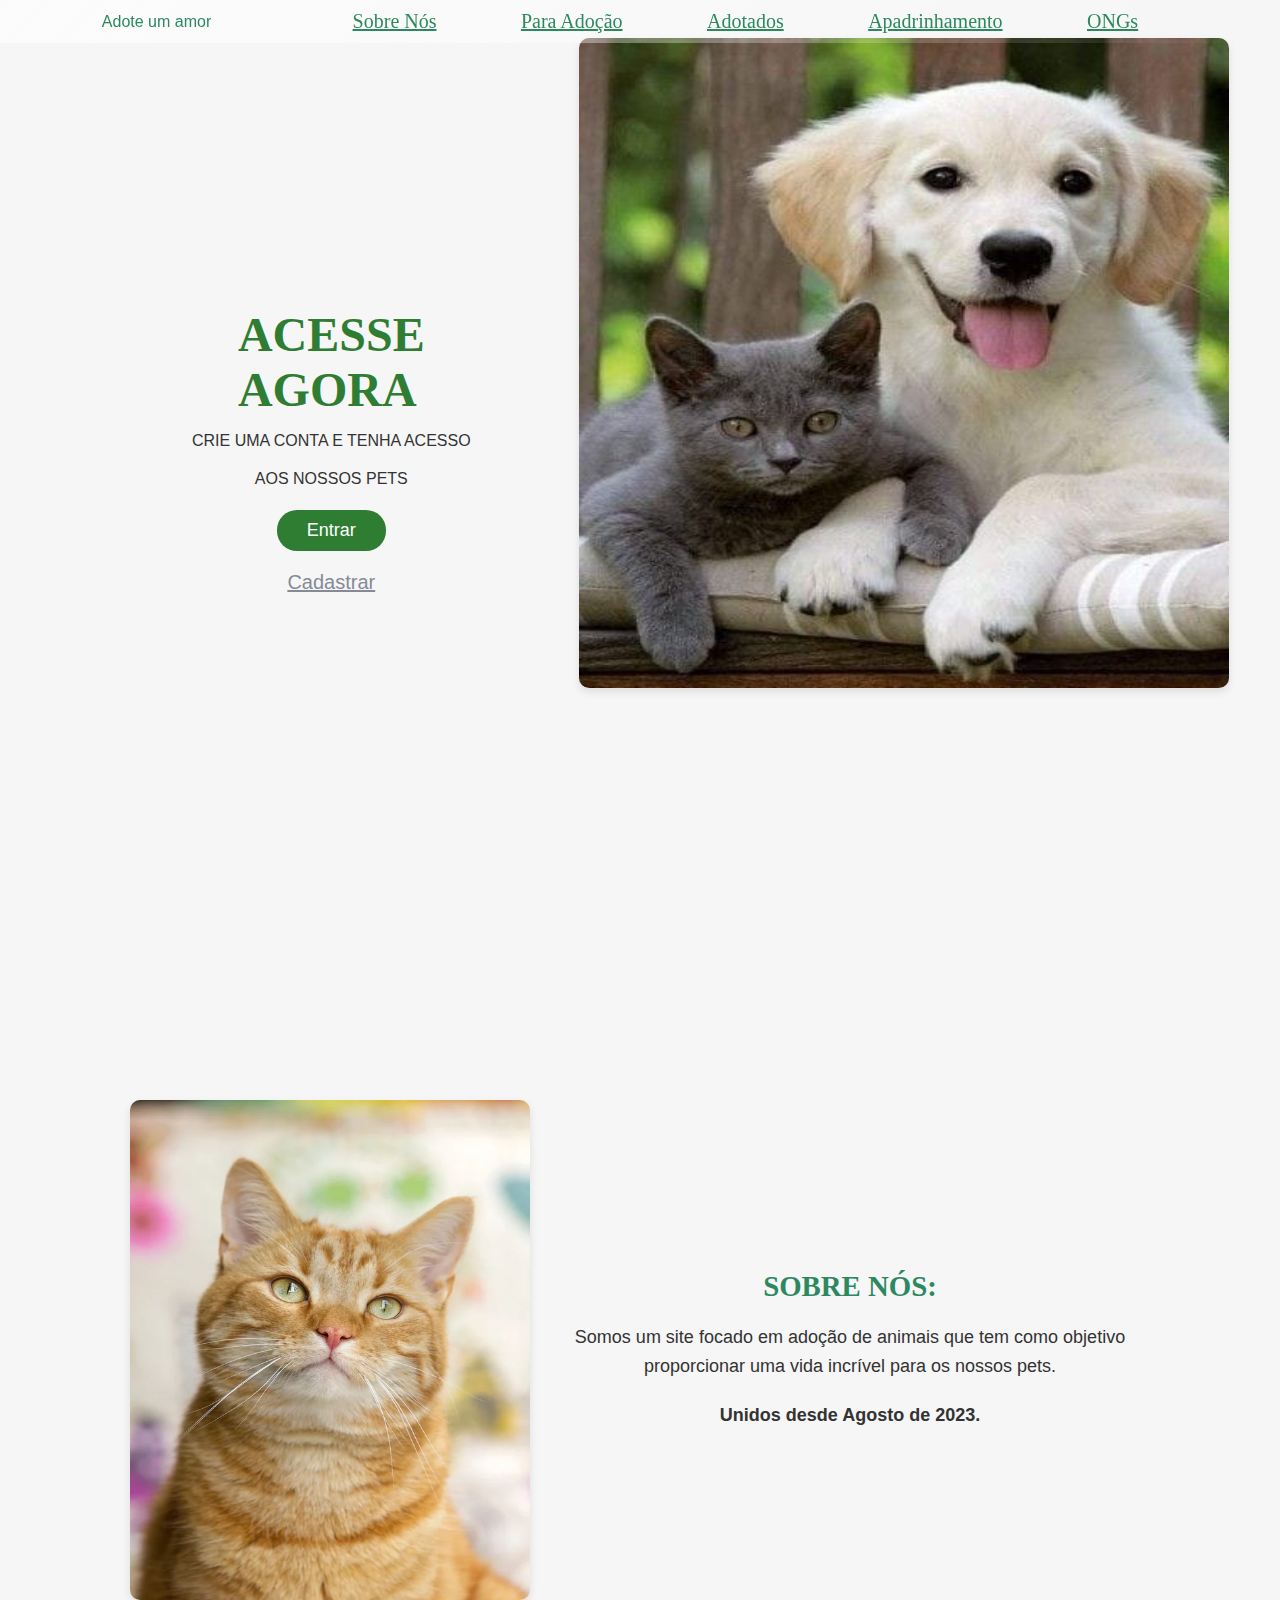
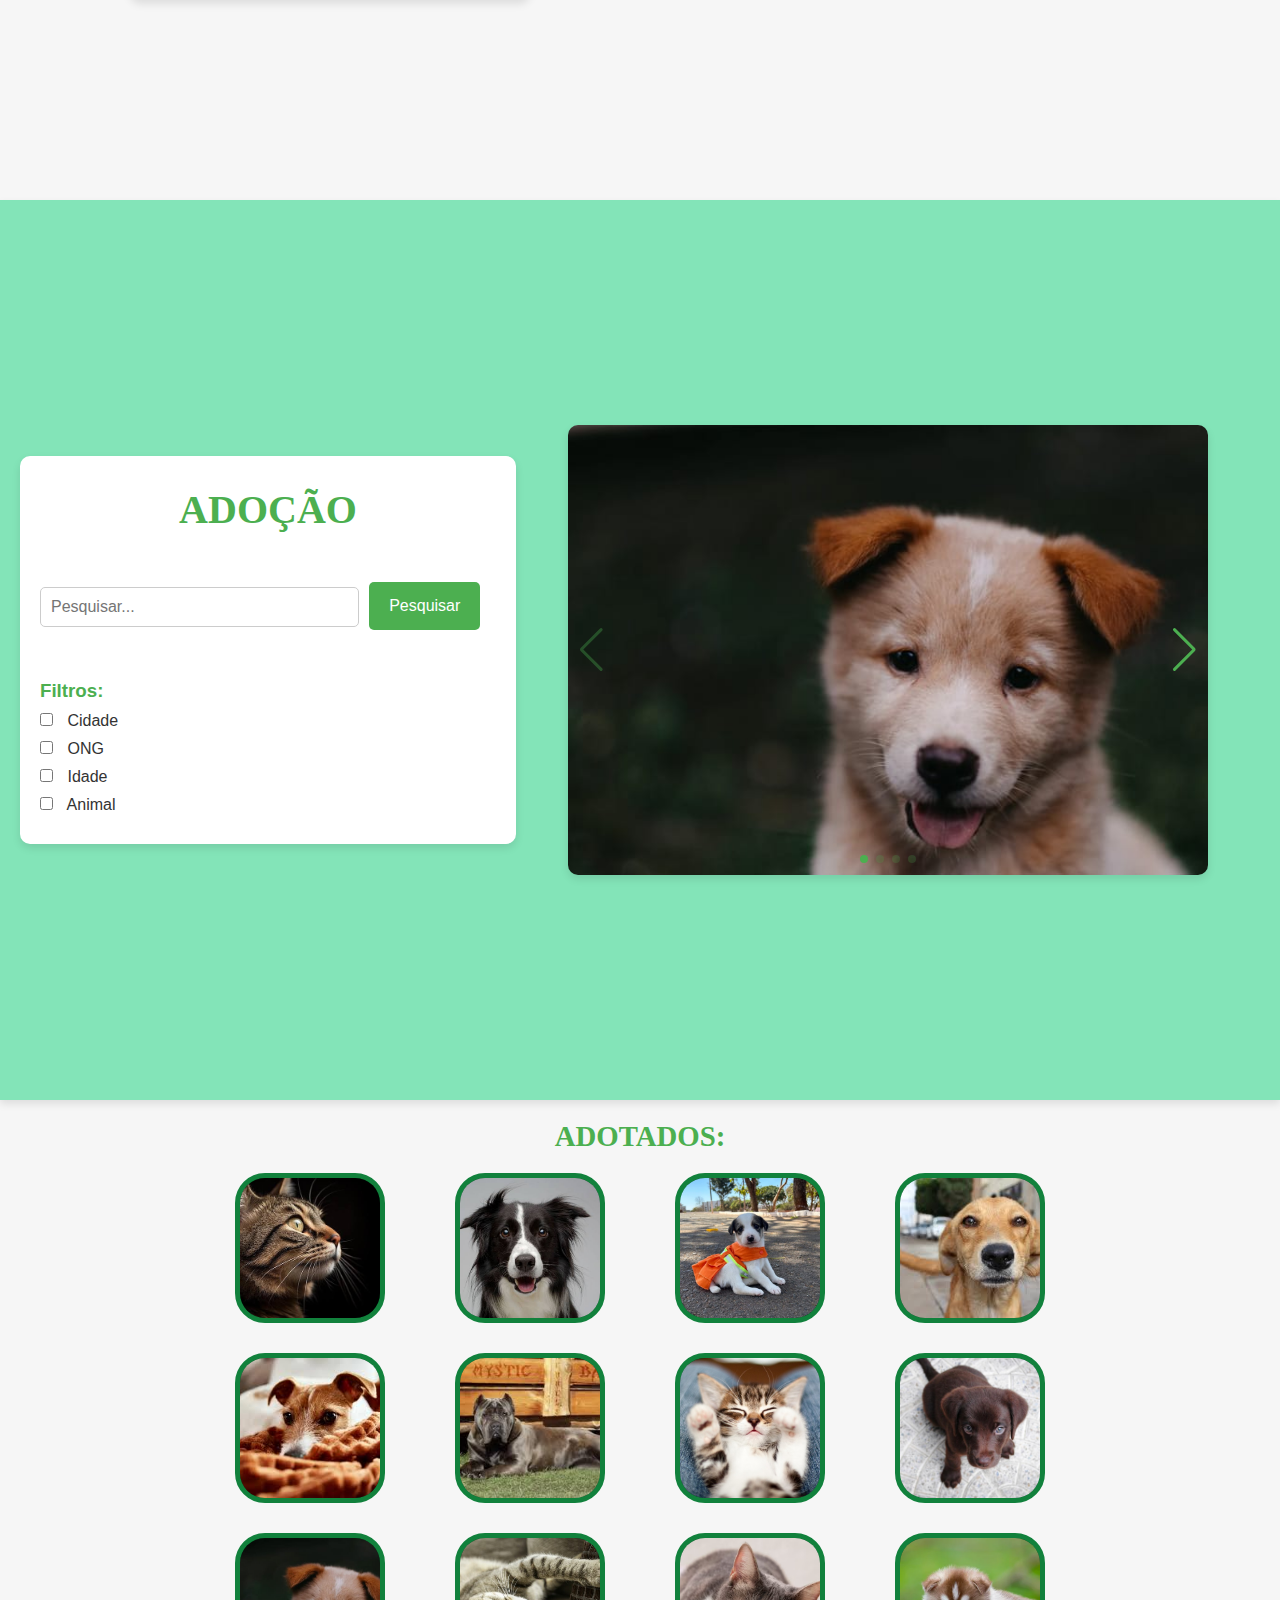
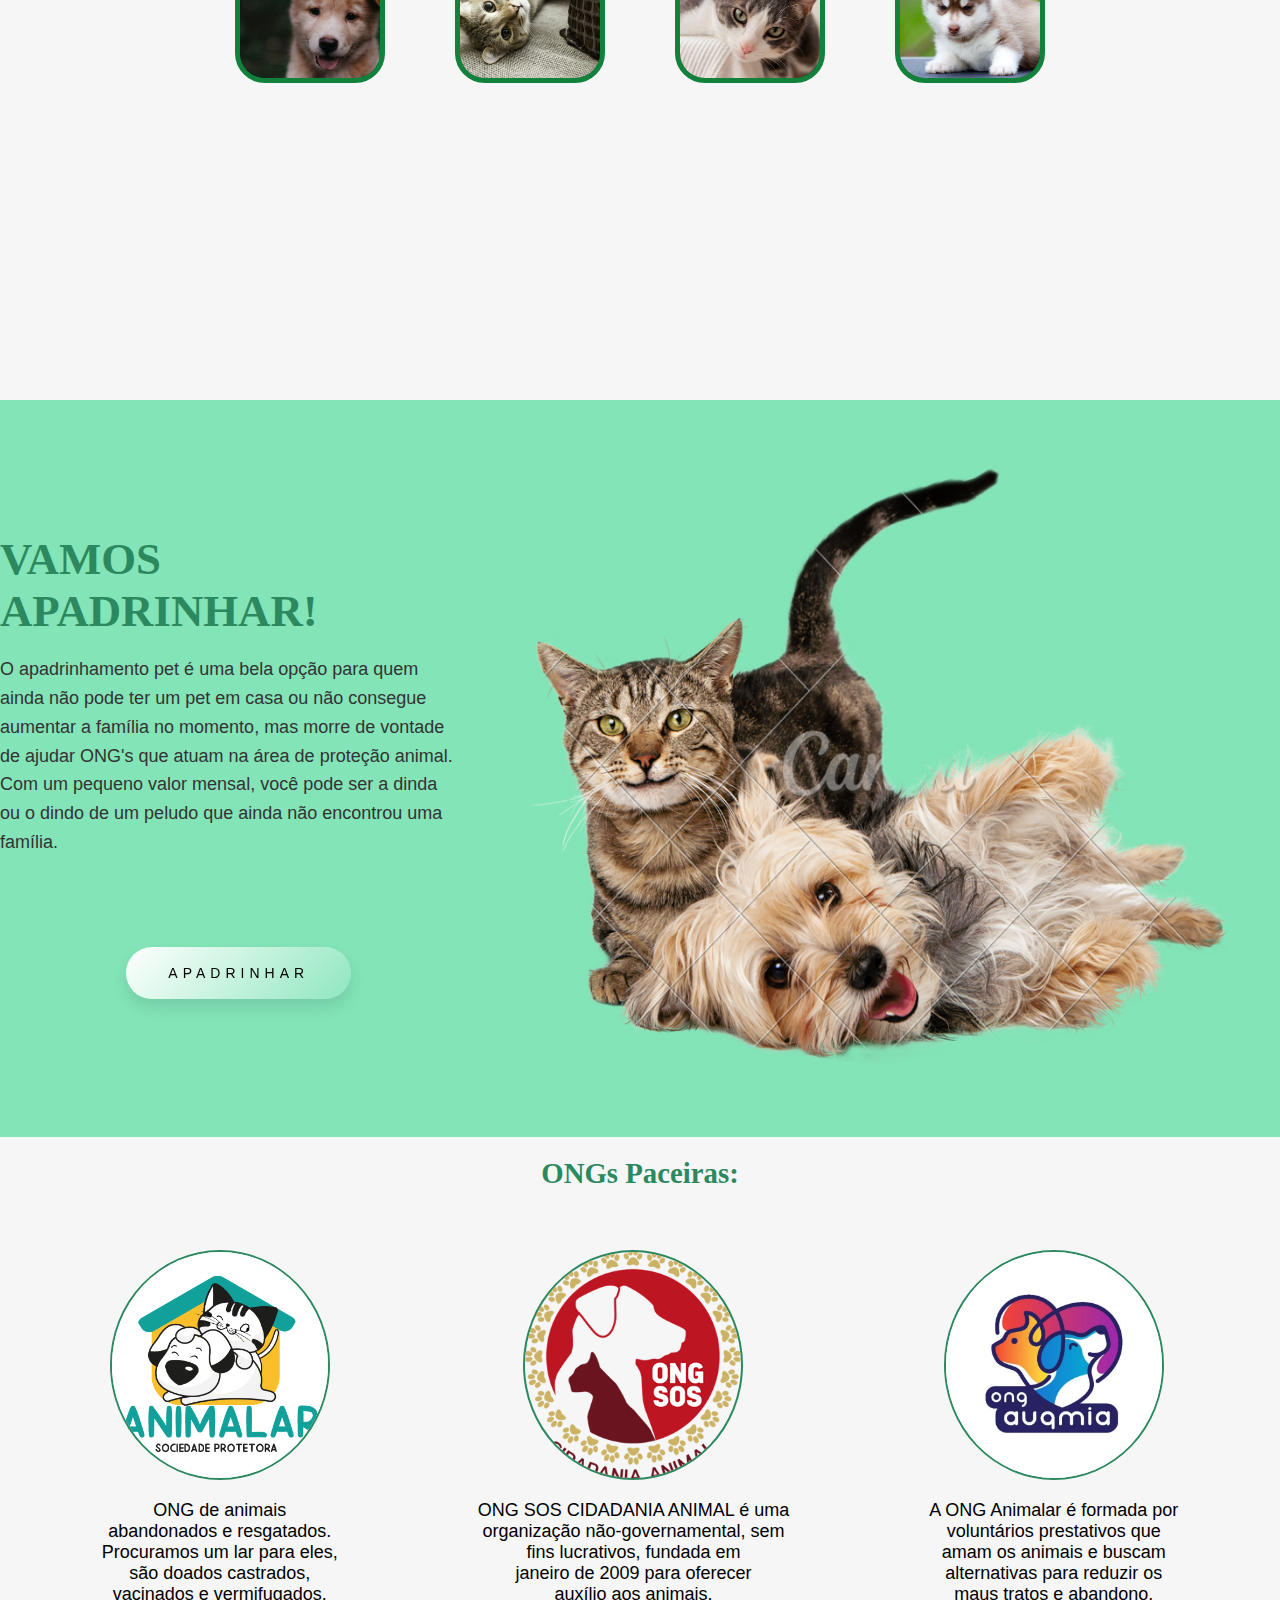
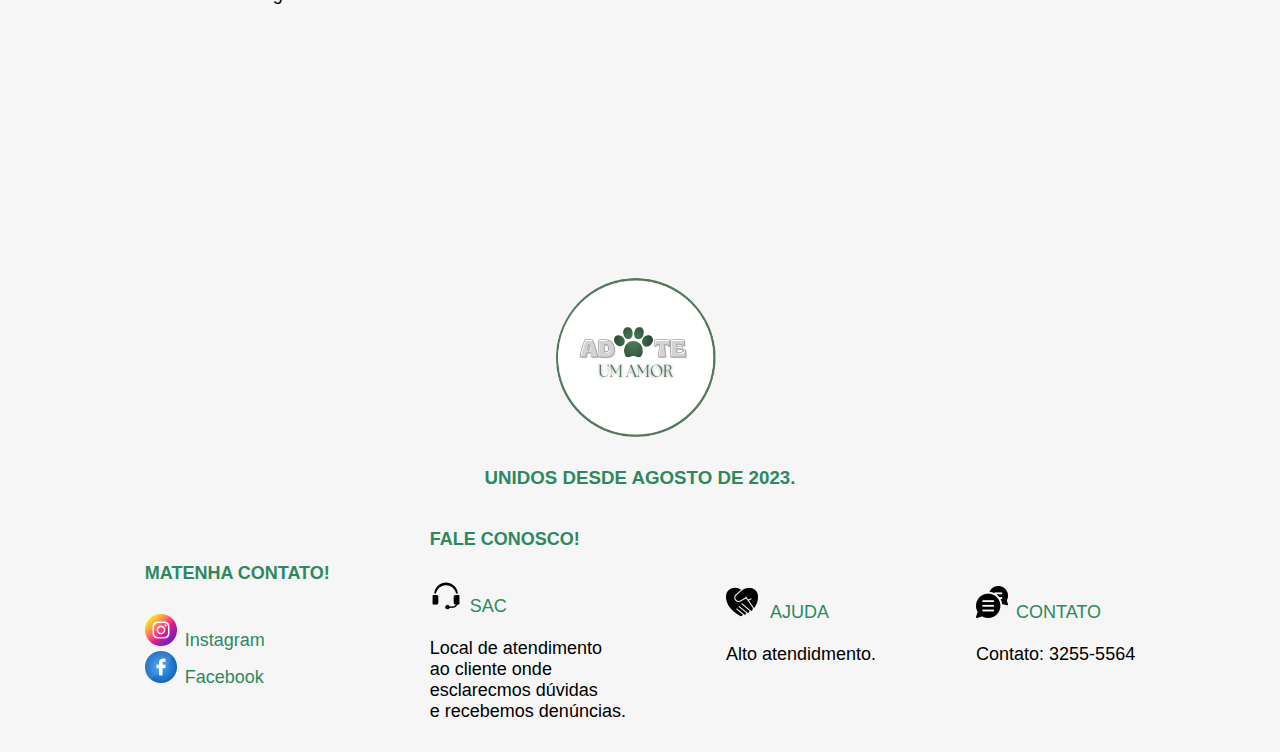
<file: index.html>
<!DOCTYPE html>
<html lang="pt-br">
<head>
    <meta charset="UTF-8">
    <meta http-equiv="X-UA-Compatible" content="IE=edge">
    <meta name="viewport" content="width=device-width, initial-scale=1.0">
    <link rel="stylesheet" href="https://cdn.jsdelivr.net/npm/swiper@11/swiper-bundle.min.css" />
    <link rel="stylesheet" href="https://cdn.jsdelivr.net/npm/bootstrap-icons@1.10.4/font/bootstrap-icons.css">
    <title>adote</title>
    <link rel="stylesheet" href="style.css">
    <style></style>
</head>
<body>

    <header id="header"> <!---->
        <div class="container"> <!-- Aq é a parte onde se inicia o corpo principal do nosso menu -->

            <div class="flex"> <!-- Aq é a parte onde se encontra todos os itens do menu -->

                <div class="logo">Adote um amor</div> <!-- Aq é a parte da nossa logo -->

                <nav> <!-- Aq é a parte da navegação do menu onde fica TDS os itens do menu -->
                    <ul>
                        <li><a href="#" onclick="scrollToSection(event, 'tela-sobrenos')">Sobre Nós</a></li>
                        <li><a href="#" onclick="scrollToSection(event, 'tela-adoçao')">Para Adoção</a></li>
                        <li><a href="#" onclick="scrollToSection(event, 'tela-adotados')">Adotados </a></li>
                        <li><a href="#" onclick="scrollToSection(event, 'apadrinhamento')">Apadrinhamento</a></li>
                        <li><a href="#" onclick="scrollToSection(event, 'tela-ongs')">ONGs</a></li>
                        
                        
                    </ul>
                </nav><!--Fim da TAG nav-->

                

            </div><!--Fim da TAG flex-->

        </div><!--Fim da TAG container-->
    </header><!--Fim da TAG header-->

    <section id="tela" class="flex-tela"><!--Aq é o início da tela de login a nossa primeira tela-->
        <div class="text-container-login"><!--Aq é onde está toda a estrutura da tela-->


            <h1>ACESSE<BR>
                AGORA
            </h1>

                <p>CRIE UMA CONTA E TENHA ACESSO </p>
                   <p>AOS NOSSOS PETS</p> 
            

            <a href="login.html"><button class="btn-entrar">Entrar</button></a><br>

            <a href="login.html">Cadastrar</a>
            

        </div>
        

        <div class="img-telaincial"><!--Fim da TAG nav-->
            <img src="img/imgteste5.jfif" height="650vh" width="650vh" >
        </div><!--Fim da TAG img-telaincial-->

    </section><!--Fim da seção da primeira tela-->
   

    <section id="tela-sobrenos" class="flex-container"><!--Início da seção da tela 3-->

        <div class="contenttela2"><!--Aq é a parte onde se encontra toda a estrutura da tela-->
            <img class="imgsobre1" src="img/tela2sobrenos.webp" alt="Imagem de um gato" height="500px" width="400px"><!--Aq é a imagem do lado esquerdo da tela-->
            
            <div class="text-containertela2"><!--Aq é a parte de fica a estrutura dos textos que se encontram na tela-->
                <div class="sobre"><h2>SOBRE NÓS:</h2></div>
                <p>Somos um site focado em adoção de animais que tem como objetivo proporcionar uma vida incrível para os nossos pets.</p>
                <p class="subtitle">Unidos desde Agosto de 2023.</p>
            </div><!--Fim da TAG text-containertela2-->
            
            
        </div><!--Fim da TAG onde se encontra a estrutura-->
        
    </section><!--Fim da seção da tela 3-->

    <section id="tela-adoçao" class="carousel-section">
        <div class="section-content">
          <h1 class="section-title">ADOÇÃO</h1>
          <div class="search-filters">
            <div class="search-bar">
              <input type="text" placeholder="Pesquisar..." />
              <a href="adocao.html"><button class="btn-pesquisar">Pesquisar</button></a>
            </div>
            <div class="filters">
              <h3>Filtros:</h3>
              <label><input type="checkbox"> Cidade</label>
              <label><input type="checkbox"> ONG</label>
              <label><input type="checkbox"> Idade</label>
              <label><input type="checkbox"> Animal</label>
            </div>
          </div>
        </div>
        <div class="swiper mySwiper">
          <div class="swiper-wrapper">
            <div class="swiper-slide"><img src="img/pet3.jpg" alt=""></div>
            <div class="swiper-slide"><img src="img/pet5.jpg" alt="" ></div>
            <div class="swiper-slide"><img src="img/carros2.avif" alt=""></div>
            <div class="swiper-slide"><img src="img/carros4.jpeg" alt=""></div>
          </div>
          <div class="swiper-button-next"></div>
          <div class="swiper-button-prev"></div>
          <div class="swiper-pagination"></div>
        </div>
      </section>

    <section id="tela-adotados" class="flex-container-tela2">
        <div class="text-container-tela2">
            <h2>ADOTADOS:</h2>
        </div>

        <div class="cards-container">
            <div class="card">
                <div class="card-inner">
                    <div class="card-front">
                        <img src="img/flip1.jfif" alt="Front Image 1">
                    </div>
                    <div class="card-back">
                        <p>nome: Tico<br>idade: 1 ano<br>ong: Minha CS</p>
                    </div>
                </div>
            </div>
            <div class="card">
                <div class="card-inner">
                    <div class="card-front">
                        <img src="img/flip2.jfif" alt="Front Image 2">
                    </div>
                    <div class="card-back">
                        <p>nome: Mia<br>idade: 1 ano<br>ong: Minha CS</p>
                    </div>
                </div>
            </div>
            <div class="card">
                <div class="card-inner">
                    <div class="card-front">
                        <img src="img/flip3.jfif" alt="Front Image 3">
                    </div>
                    <div class="card-back">
                        <p>nome: La<br>idade: 1 ano<br>ong: Minha CS</p>
                    </div>
                </div>
            </div>
            <div class="card">
                <div class="card-inner">
                    <div class="card-front">
                        <img src="img/pet4 (1).jfif" alt="Front Image 4">
                    </div>
                    <div class="card-back">
                        <p>nome: Mia<br>idade: 1 ano<br>ong: Minha CS</p>
                    </div>
                </div>
            </div>
            <div class="card">
                <div class="card-inner">
                    <div class="card-front">
                        <img src="img/pet4 (2).jfif" alt="Front Image 5">
                    </div>
                    <div class="card-back">
                        <p>nome: Mia<br>idade: 1 ano<br>ong: Minha CS</p>
                    </div>
                </div>
            </div>
            <div class="card">
                <div class="card-inner">
                    <div class="card-front">
                        <img src="img/pet4 (3).jfif" alt="Front Image 6">
                    </div>
                    <div class="card-back">
                        <p>nome: Mia<br>idade: 1 ano<br>ong: Minha CS</p>
                    </div>
                </div>
            </div>
            <div class="card">
                <div class="card-inner">
                    <div class="card-front">
                        <img src="img/pet1.jpg" alt="Front Image 7">
                    </div>
                    <div class="card-back">
                        <p>nome: Mia<br>idade: 1 ano<br>ong: Minha CS</p>
                    </div>
                </div>
            </div>
            <div class="card">
                <div class="card-inner">
                    <div class="card-front">
                        <img src="img/pet2.jpg" alt="Front Image 8">
                    </div>
                    <div class="card-back">
                        <p>nome: Tico<br>idade: 1 ano<br>ong: Minha CS</p>
                    </div>
                </div>
            </div>
            <div class="card">
                <div class="card-inner">
                    <div class="card-front">
                        <img src="img/pet3.jpg" alt="Front Image 9">
                    </div>
                    <div class="card-back">
                        <p>nome: Tico<br>idade: 1 ano<br>ong: Minha CS</p>
                    </div>
                </div>
            </div>
            <div class="card">
                <div class="card-inner">
                    <div class="card-front">
                        <img src="img/carros1.jpeg" alt="Front Image 10">
                    </div>
                    <div class="card-back">
                        <p>nome: Tico<br>idade: 1 ano<br>ong: Minha CS</p>
                    </div>
                </div>
            </div>
            <div class="card">
                <div class="card-inner">
                    <div class="card-front">
                        <img src="img/carros2.avif" alt="Front Image 11">
                    </div>
                    <div class="card-back">
                        <p>nome: Tico<br>idade: 1 ano<br>ong: Minha CS</p>
                    </div>
                </div>
            </div>
            <div class="card">
                <div class="card-inner">
                    <div class="card-front">
                        <img src="img/pet5.jpg" alt="Front Image 12">
                    </div>
                    <div class="card-back">
                        <p>nome: Tico<br>idade: 1 ano<br>ong: Minha CS</p>
                    </div>
                </div>
            </div>
        </div>
    </section>
    

    <section class="adocao">
        
    </section>

    
    <section id="apadrinhamento" class="flex-container-tela4">
        
        <div class="text-container-tela4-titulo">
        

            <div class="flex-tela4">

                <h2>VAMOS  APADRINHAR!</h2><br>

                <div class="text-container-tela4-texto">

                    <p>
                    O apadrinhamento pet é uma bela opção para quem<br> 
                ainda não pode ter um pet em casa ou não consegue<br> 
                aumentar a família no momento, mas morre de vontade <br> 
                de ajudar ONG's que atuam na área de proteção animal.<br> 
                Com um pequeno valor mensal, você pode ser a dinda<br> 
                ou o dindo de um peludo que ainda não encontrou uma família.
                    </p>
                

            </div>
            <a href="apadrinhar.html"><button id="btn-apadrinhar">Apadrinhar</button></a>

        </div>
        <div class="img-container-tela4">

            <img src="img/tela3apadrinhados.webp" alt="">
        </div>

        

    </section>

    <section id="tela-ongs" class="ongs">
        <h1>ONGs Paceiras:</h1>
        <div class="elementos-dentro">
            <div class="ongs-dentro">
                <img src="img/ongs1.png" alt="">
                <p>
                     ONG de animais <br> 
                     abandonados e resgatados. <br> 
                     Procuramos um lar para eles,<br>
                     são doados castrados,<br>
                      vacinados e vermifugados.

                </p>
            </div>
            <div class="ongs-dentro">
                <img src="img/ongs2.png" alt="">
                <p>
                     ONG SOS CIDADANIA ANIMAL é uma <br>
                     organização não-governamental, sem <br>
                     fins lucrativos, fundada em <br>
                     janeiro de 2009 para oferecer <br>
                     auxílio aos animais.
                </p>
            </div>
            <div class="ongs-dentro">
                <img src="img/ongs3.webp" alt="">
                <p>
                     A ONG Animalar é formada por <br>
                     voluntários prestativos que <br>
                     amam os animais e buscam<br>
                     alternativas para reduzir os <br>
                     maus tratos e abandono.

                </p>
            </div>
        </div>
    </section>
    
    <section class="tela-fim">
        <img id="logo1" src="img/Mask group.png">

        <h3>UNIDOS DESDE AGOSTO DE 2023. </h3>

        <div class="elementos-texto">

            <div class="elementos-texto-dentro" >
                <h4>MATENHA CONTATO!</h4>

                <a href=""><img src="img/instagram.png" alt="">Instagram</a>
                <a href=""><img src="img/facebook.png" alt="">Facebook</a>
                
            </div>
            <div class="elementos-texto-dentro">
                <h4>FALE CONOSCO!</h4>
                <a href=""><img src="img/fone-de-ouvido (2).png" alt="" >SAC</a><br>
                
                <p >Local de atendimento <br>
                    ao cliente onde<br>
                    esclarecmos dúvidas <br>
                    e recebemos denúncias.
                    </p>
            </div>
            <div class="elementos-texto-dentro">
                <a href=""><img src="img/aperto-de-mao.png" alt=""> AJUDA</a><br>
                <P>Alto atendidmento.</p>
            </div>
            <div class="elementos-texto-dentro">
                <a href=""> <img src="img/balao-de-pensamento.png" alt="">CONTATO</a><br>
               
                <P>Contato: 3255-5564</P>
            </div>


        </div>


    </section>

   
  <script src="app.js"></script>
  <script src="https://cdn.jsdelivr.net/npm/swiper@11/swiper-bundle.min.js"></script>
  <script>
    var swiper = new Swiper(".mySwiper", {
      spaceBetween: 30,
      centeredSlides: true,
      autoplay: {
        delay: 2500,
        disableOnInteraction: false,
      },
      pagination: {
        el: ".swiper-pagination",
        clickable: true,
      },
      navigation: {
        nextEl: ".swiper-button-next",
        prevEl: ".swiper-button-prev",
      },
    });
  </script>
</body>
</html>
</file>
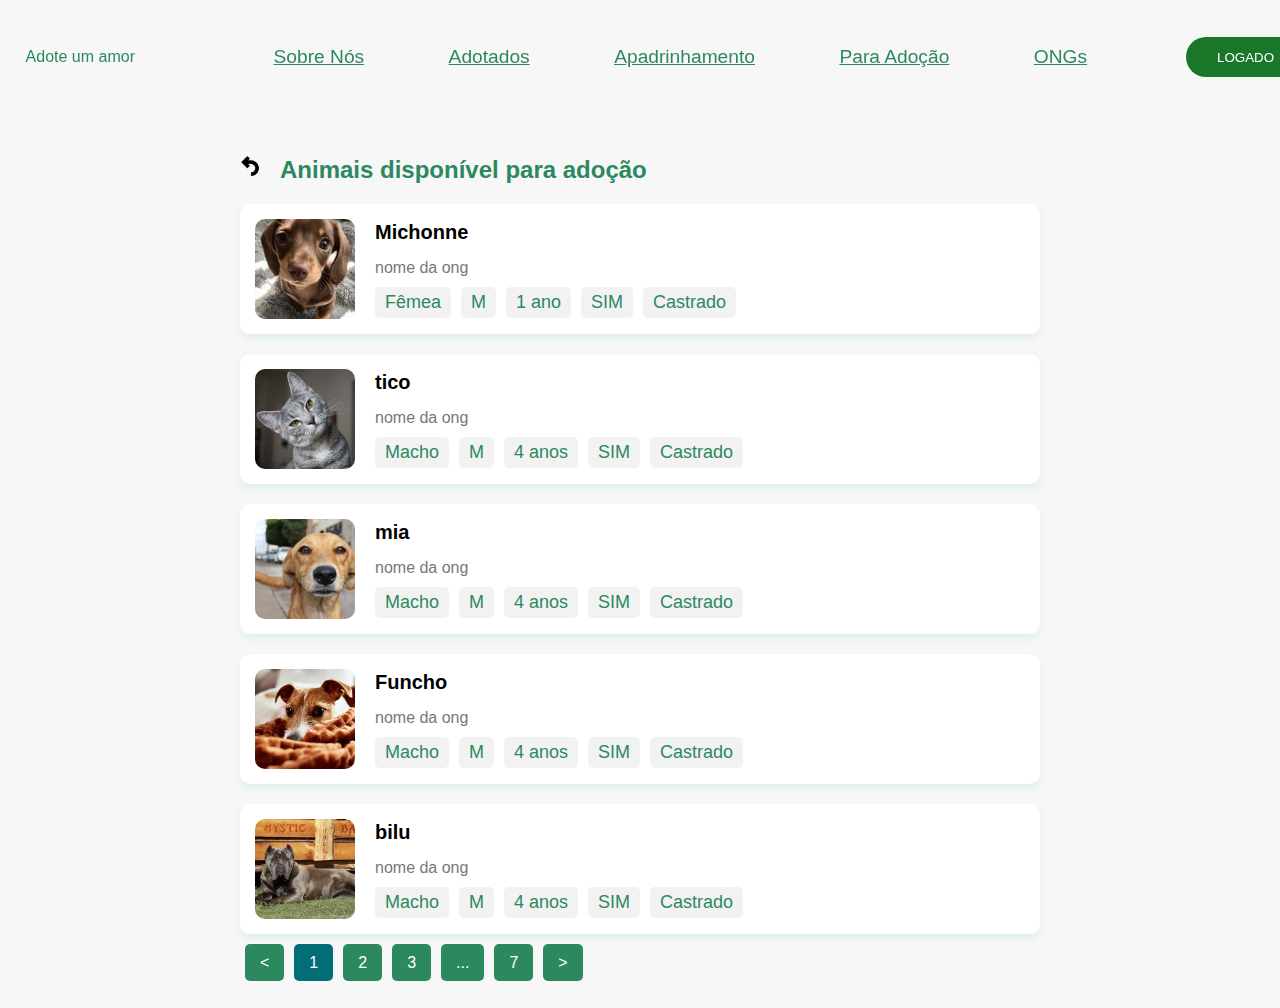
<file: adocao-login.html>
<!DOCTYPE html>
<html lang="pt-br">
<head>
    <meta charset="UTF-8">
    <meta name="viewport" content="width=device-width, initial-scale=1.0">
    <title>Pets Recomendados</title>
    <link rel="stylesheet" href="stlyle-pesq-adt.css">
</head>
<body>
  <header id="header"> <!---->
    <div class="container"> <!-- Aq é a parte onde se inicia o corpo principal do nosso menu -->

        <div class="flex"> <!-- Aq é a parte onde se encontra todos os itens do menu -->

            <div class="logo">Adote um amor</div> <!-- Aq é a parte da nossa logo -->

            <nav> <!-- Aq é a parte da navegação do menu onde fica TDS os itens do menu -->
                <ul>
                    <li><a href="index-com-login.html#tela-sobrenos">Sobre Nós</a></li>
                    <li><a href="index-com-login.html#tela-adotados" >Adotados</a></li>
                    <li><a href="index-com-login.html#apadrinhamento">Apadrinhamento</a></li>
                    <li><a href="index-com-login.html#tela-adoçao">Para Adoção</a></li>
                    <li><a href="index-com-login.html#tela-ongs">ONGs</a></li>
                    
                    
                </ul>
            </nav><!--Fim da TAG nav-->

            <div class="btn-contato"><!--Aq é o nosso Botão de login do menu-->
                <a href="#"><button>LOGADO</button></a>
            </div><!--Fim da TAG btn-contato-->

        </div><!--Fim da TAG flex-->

    </div>
</header>

    <div class="container-tela-adt">
        <div class="cont">
            <div class="retorno"><a href="index.html#tela-adoçao"><img src="img/seta-de-retorno-a-esquerda.png" alt="" width="20px" height="20px"></a></div>
        <div class="title">Animais disponível para adoção</div>
        </div>
        
        <a href="chat-ado.html" class="pet-card">
            <div class="pet-image">
                <img src="img/adt1.png" alt="">
            </div>
            <div class="pet-details">
                <div class="pet-nome">Michonne</div>
                <div class="pet-ong">nome da ong</div>
                <div class="pet-info">
                    <div>Fêmea</div>
                    <div>M</div>
                    <div>1 ano</div>
                    <div>SIM</div>
                    <div>Castrado</div>
                </div>
            </div>
        </a>
        <a href="chat-ado.html" class="pet-card">
            <div class="pet-image">
                <img src="img/adt2.png" alt="">
            </div>
            <div class="pet-details">
                <div class="pet-nome">tico</div>
                <div class="pet-ong">nome da ong</div>
                <div class="pet-info">
                    <div>Macho</div>
                    <div>M</div>
                    <div>4 anos</div>
                    <div>SIM</div>
                    <div>Castrado</div>
                </div>
            </div>
        </a>
        <a href="chat-ado.html" class="pet-card">
          <div class="pet-image">
              <img src="img/pet4 (1).jfif" alt="">
          </div>
          <div class="pet-details">
              <div class="pet-nome">mia</div>
              <div class="pet-ong">nome da ong</div>
              <div class="pet-info">
                  <div>Macho</div>
                  <div>M</div>
                  <div>4 anos</div>
                  <div>SIM</div>
                  <div>Castrado</div>
              </div>
          </div>
      </a>
      <a href="chat-ado.html" class="pet-card">
        <div class="pet-image">
            <img src="img/pet4 (2).jfif" alt="">
        </div>
        <div class="pet-details">
            <div class="pet-nome">Funcho</div>
            <div class="pet-ong">nome da ong</div>
            <div class="pet-info">
                <div>Macho</div>
                <div>M</div>
                <div>4 anos</div>
                <div>SIM</div>
                <div>Castrado</div>
            </div>
        </div>
    </a>
    <a href="chat-ado.html" class="pet-card">
        <div class="pet-image">
            <img src="img/pet4 (3).jfif" alt="">
        </div>
        <div class="pet-details">
            <div class="pet-nome">bilu</div>
            <div class="pet-ong">nome da ong</div>
            <div class="pet-info">
                <div>Macho</div>
                <div>M</div>
                <div>4 anos</div>
                <div>SIM</div>
                <div>Castrado</div>
            </div>
        </div>
    </a>

    <ul class="passar-pag">
        <li><a href="#">&lt;</a></li>
        <li class="active"><a href="#">1</a></li>
        <li><a href="#">2</a></li>
        <li><a href="#">3</a></li>
        <li><a href="#">...</a></li>
        <li><a href="#">7</a></li>
        <li><a href="#">&gt;</a></li>
    </ul>
        
</div>
</body>
</html>
</file>
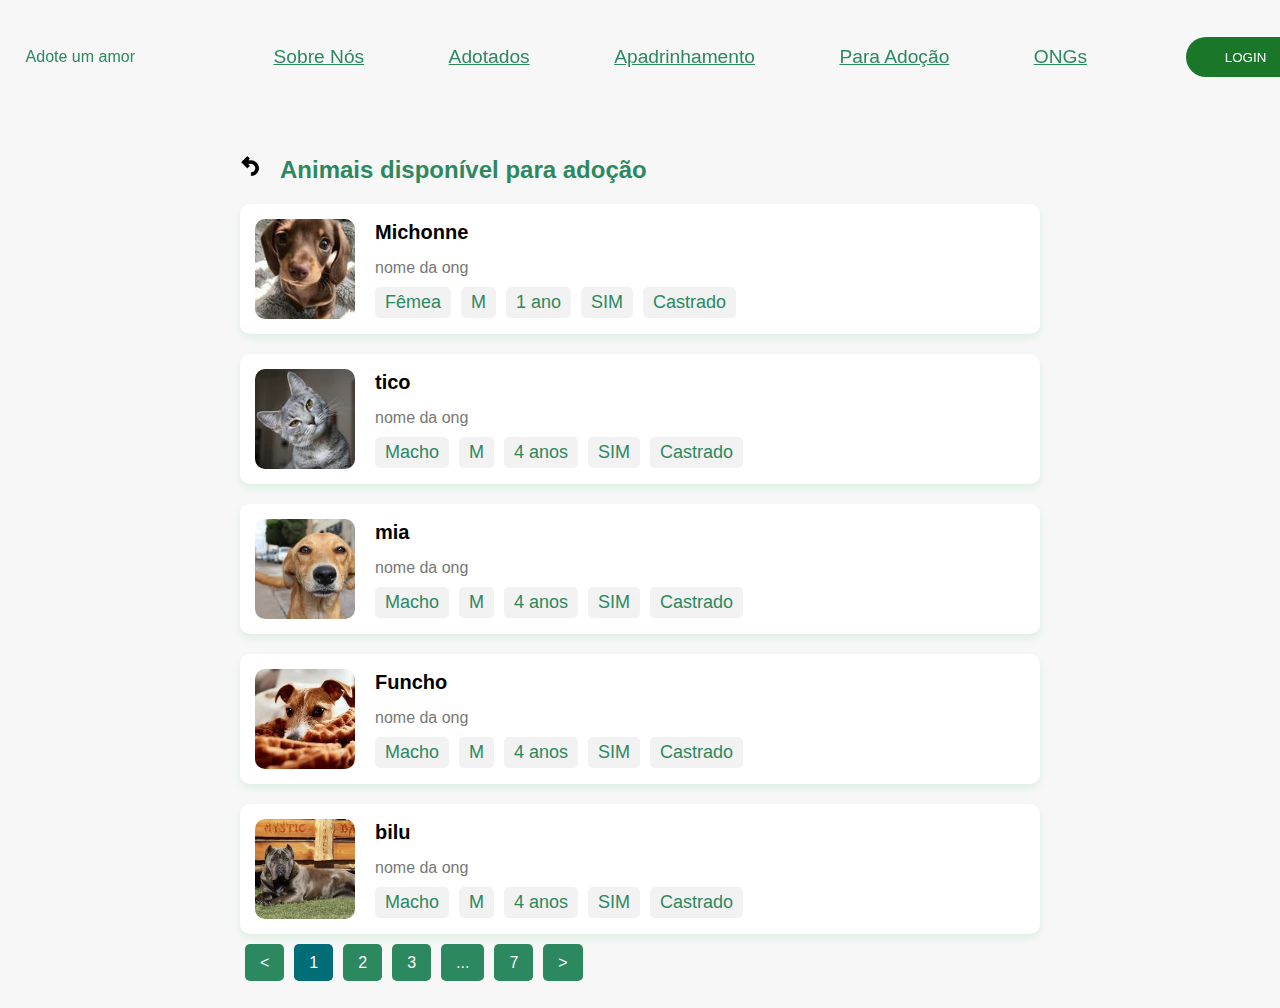
<file: adocao.html>
<!DOCTYPE html>
<html lang="pt-br">
<head>
    <meta charset="UTF-8">
    <meta name="viewport" content="width=device-width, initial-scale=1.0">
    <title>Pets Recomendados</title>
    <link rel="stylesheet" href="stlyle-pesq-adt.css">
</head>
<body>
  <header id="header"> <!---->
    <div class="container"> <!-- Aq é a parte onde se inicia o corpo principal do nosso menu -->

        <div class="flex"> <!-- Aq é a parte onde se encontra todos os itens do menu -->

            <div class="logo">Adote um amor</div> <!-- Aq é a parte da nossa logo -->

            <nav> <!-- Aq é a parte da navegação do menu onde fica TDS os itens do menu -->
                <ul>
                    <li><a href="index.html#tela-sobrenos">Sobre Nós</a></li>
                    <li><a href="index.html#tela-adotados" >Adotados</a></li>
                    <li><a href="index.html#apadrinhamento">Apadrinhamento</a></li>
                    <li><a href="index.html#tela-adoçao">Para Adoção</a></li>
                    <li><a href="index.html#tela-ongs">ONGs</a></li>
                    
                    
                </ul>
            </nav><!--Fim da TAG nav-->

            <div class="btn-contato"><!--Aq é o nosso Botão de login do menu-->
                <a href="#"><button>LOGIN</button></a>
            </div><!--Fim da TAG btn-contato-->

        </div><!--Fim da TAG flex-->

    </div>
</header>

    <div class="container-tela-adt">
        <div class="cont">
            <div class="retorno"><a href="index.html#tela-adoçao"><img src="img/seta-de-retorno-a-esquerda.png" alt="" width="20px" height="20px"></a></div>
        <div class="title">Animais disponível para adoção</div>
        </div>
        
        <a href="tela-solicitacao.html" class="pet-card">
            <div class="pet-image">
                <img src="img/adt1.png" alt="">
            </div>
            <div class="pet-details">
                <div class="pet-nome">Michonne</div>
                <div class="pet-ong">nome da ong</div>
                <div class="pet-info">
                    <div>Fêmea</div>
                    <div>M</div>
                    <div>1 ano</div>
                    <div>SIM</div>
                    <div>Castrado</div>
                </div>
            </div>
        </a>
        <a href="tela-solicitacao.html" class="pet-card">
            <div class="pet-image">
                <img src="img/adt2.png" alt="">
            </div>
            <div class="pet-details">
                <div class="pet-nome">tico</div>
                <div class="pet-ong">nome da ong</div>
                <div class="pet-info">
                    <div>Macho</div>
                    <div>M</div>
                    <div>4 anos</div>
                    <div>SIM</div>
                    <div>Castrado</div>
                </div>
            </div>
        </a>
        <a href="tela-solicitacao.html" class="pet-card">
          <div class="pet-image">
              <img src="img/pet4 (1).jfif" alt="">
          </div>
          <div class="pet-details">
              <div class="pet-nome">mia</div>
              <div class="pet-ong">nome da ong</div>
              <div class="pet-info">
                  <div>Macho</div>
                  <div>M</div>
                  <div>4 anos</div>
                  <div>SIM</div>
                  <div>Castrado</div>
              </div>
          </div>
      </a>
      <a href="tela-solicitacao.html" class="pet-card">
        <div class="pet-image">
            <img src="img/pet4 (2).jfif" alt="">
        </div>
        <div class="pet-details">
            <div class="pet-nome">Funcho</div>
            <div class="pet-ong">nome da ong</div>
            <div class="pet-info">
                <div>Macho</div>
                <div>M</div>
                <div>4 anos</div>
                <div>SIM</div>
                <div>Castrado</div>
            </div>
        </div>
    </a>
    <a href="tela-solicitacao.html" class="pet-card">
        <div class="pet-image">
            <img src="img/pet4 (3).jfif" alt="">
        </div>
        <div class="pet-details">
            <div class="pet-nome">bilu</div>
            <div class="pet-ong">nome da ong</div>
            <div class="pet-info">
                <div>Macho</div>
                <div>M</div>
                <div>4 anos</div>
                <div>SIM</div>
                <div>Castrado</div>
            </div>
        </div>
    </a>

    <ul class="passar-pag">
        <li><a href="#">&lt;</a></li>
        <li class="active"><a href="#">1</a></li>
        <li><a href="#">2</a></li>
        <li><a href="#">3</a></li>
        <li><a href="#">...</a></li>
        <li><a href="#">7</a></li>
        <li><a href="#">&gt;</a></li>
    </ul>
        
</div>
</body>
</html>
</file>
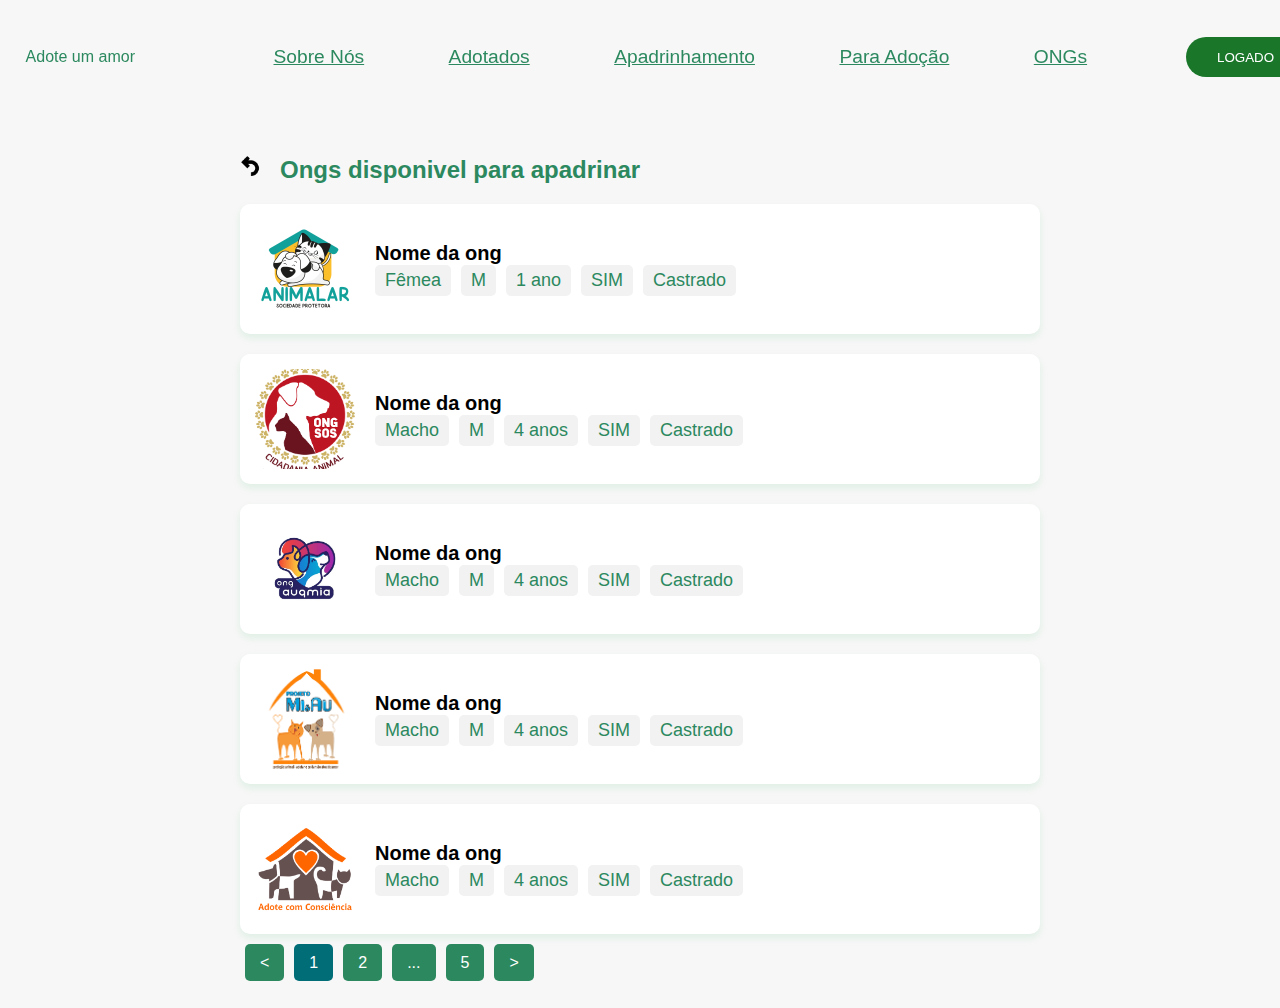
<file: apadrinhar-login.html>
<!DOCTYPE html>
<html lang="pt-br">
<head>
    <meta charset="UTF-8">
    <meta name="viewport" content="width=device-width, initial-scale=1.0">
    <title>Pets Recomendados</title>
    <link rel="stylesheet" href="stlyle-pesq-adt.css">
</head>
<body>
  <header id="header"> <!---->
    <div class="container"> <!-- Aq é a parte onde se inicia o corpo principal do nosso menu -->

        <div class="flex"> <!-- Aq é a parte onde se encontra todos os itens do menu -->

            <div class="logo">Adote um amor</div> <!-- Aq é a parte da nossa logo -->

            <nav> <!-- Aq é a parte da navegação do menu onde fica TDS os itens do menu -->
                <ul>
                    <li><a href="index.html#tela-sobrenos">Sobre Nós</a></li>
                    <li><a href="index.html#tela-adotados" >Adotados</a></li>
                    <li><a href="index.html#apadrinhamento">Apadrinhamento</a></li>
                    <li><a href="index.html#tela-adoçao">Para Adoção</a></li>
                    <li><a href="index.html#tela-ongs">ONGs</a></li>
                    
                    
                </ul>
            </nav><!--Fim da TAG nav-->

            <div class="btn-contato"><!--Aq é o nosso Botão de login do menu-->
                <a href="#"><button>LOGADO</button></a>
            </div><!--Fim da TAG btn-contato-->

        </div><!--Fim da TAG flex-->

    </div>
</header>

    <div class="container-tela-adt">
        <div class="cont">
            <div class="retorno"><a href="index.html#apadrinhamento"><img src="img/seta-de-retorno-a-esquerda.png" alt="" width="20px" height="20px"></a></div>
        <div class="title">Ongs disponivel para apadrinar</div>
        </div>
        
        <a href="chat-apad.html" class="pet-card">
            <div class="pet-image">
                <img src="img/ongs1.png" alt="">
            </div>
            <div class="pet-details">
                <div class="pet-nome">Nome da ong</div>
                <div class="pet-info">
                    <div>Fêmea</div>
                    <div>M</div>
                    <div>1 ano</div>
                    <div>SIM</div>
                    <div>Castrado</div>
                </div>
            </div>
        </a>
        <a href="chat-apad.html" class="pet-card">
            <div class="pet-image">
                <img src="img/ongs2.png" alt="">
            </div>
            <div class="pet-details">
                <div class="pet-nome">Nome da ong</div>
                <div class="pet-info">
                    <div>Macho</div>
                    <div>M</div>
                    <div>4 anos</div>
                    <div>SIM</div>
                    <div>Castrado</div>
                </div>
            </div>
        </a>
        <a href="chat-apad.html" class="pet-card">
          <div class="pet-image">
              <img src="img/ongs3.webp" alt="">
          </div>
          <div class="pet-details">
              <div class="pet-nome">Nome da ong</div>
              <div class="pet-info">
                  <div>Macho</div>
                  <div>M</div>
                  <div>4 anos</div>
                  <div>SIM</div>
                  <div>Castrado</div>
              </div>
          </div>
      </a>
      <a href="chat-apad.html" class="pet-card">
        <div class="pet-image">
            <img src="img/ongs4.png" alt="">
        </div>
        <div class="pet-details">
            <div class="pet-nome">Nome da ong</div>
            <div class="pet-info">
                <div>Macho</div>
                <div>M</div>
                <div>4 anos</div>
                <div>SIM</div>
                <div>Castrado</div>
            </div>
        </div>
    </a>
    <a href="chat-apad.html" class="pet-card">
        <div class="pet-image">
            <img src="img/ongs5.png" alt="">
        </div>
        <div class="pet-details">
            <div class="pet-nome">Nome da ong</div>
            <div class="pet-info">
                <div>Macho</div>
                <div>M</div>
                <div>4 anos</div>
                <div>SIM</div>
                <div>Castrado</div>
            </div>
        </div>
    </a>

    <ul class="passar-pag">
        <li><a href="#">&lt;</a></li>
        <li class="active"><a href="#">1</a></li>
        <li><a href="#">2</a></li>
        <li><a href="#">...</a></li>
        <li><a href="#">5</a></li>
        <li><a href="#">&gt;</a></li>
    </ul>
        
</div>
</body>
</html>
</file>
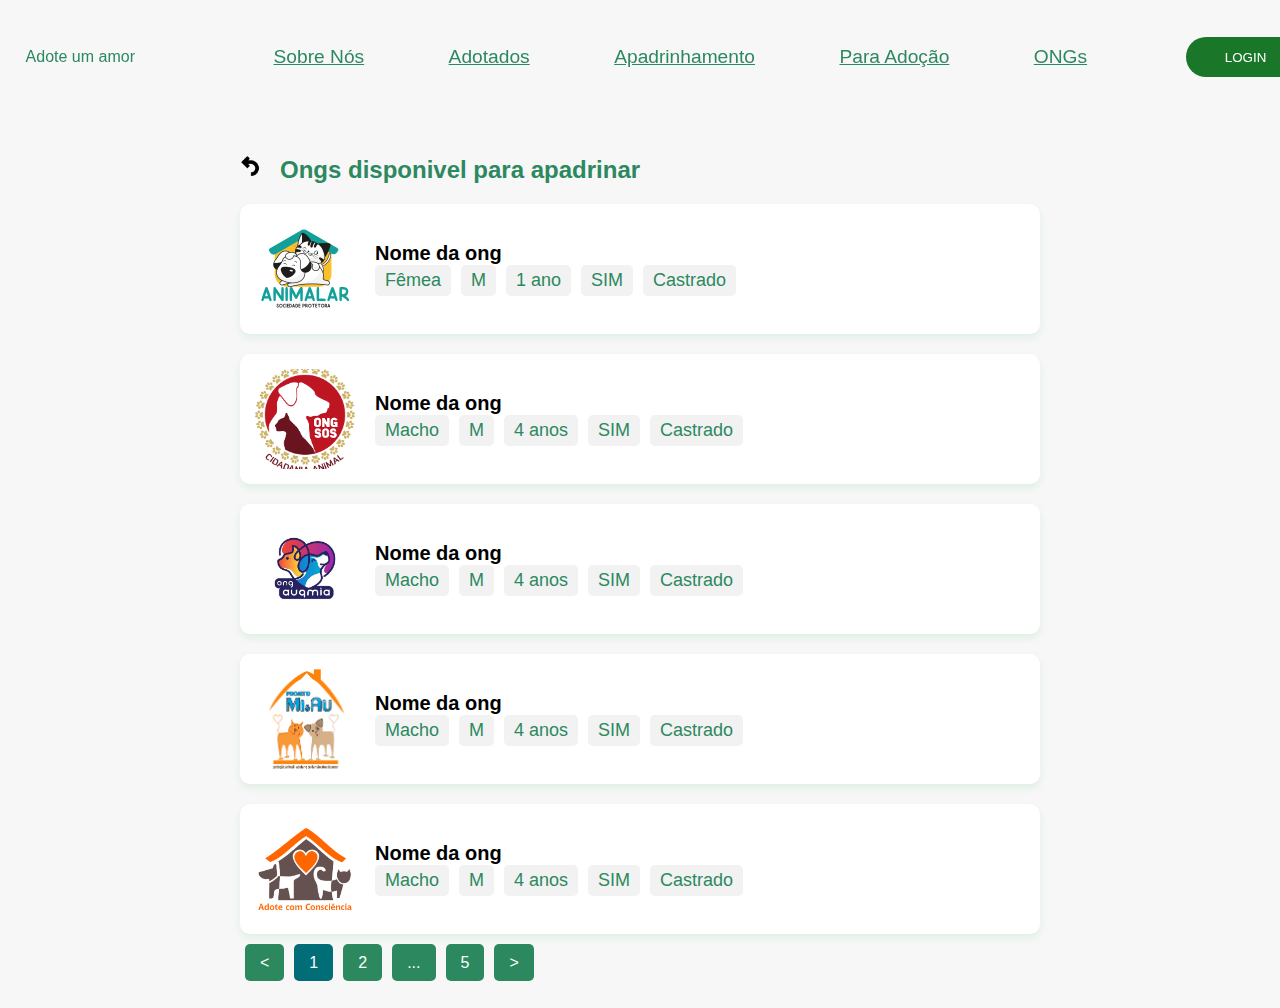
<file: apadrinhar.html>
<!DOCTYPE html>
<html lang="pt-br">
<head>
    <meta charset="UTF-8">
    <meta name="viewport" content="width=device-width, initial-scale=1.0">
    <title>Pets Recomendados</title>
    <link rel="stylesheet" href="stlyle-pesq-adt.css">
</head>
<body>
  <header id="header"> <!---->
    <div class="container"> <!-- Aq é a parte onde se inicia o corpo principal do nosso menu -->

        <div class="flex"> <!-- Aq é a parte onde se encontra todos os itens do menu -->

            <div class="logo">Adote um amor</div> <!-- Aq é a parte da nossa logo -->

            <nav> <!-- Aq é a parte da navegação do menu onde fica TDS os itens do menu -->
                <ul>
                    <li><a href="index.html#tela-sobrenos">Sobre Nós</a></li>
                    <li><a href="index.html#tela-adotados" >Adotados</a></li>
                    <li><a href="index.html#apadrinhamento">Apadrinhamento</a></li>
                    <li><a href="index.html#tela-adoçao">Para Adoção</a></li>
                    <li><a href="index.html#tela-ongs">ONGs</a></li>
                    
                    
                </ul>
            </nav><!--Fim da TAG nav-->

            <div class="btn-contato"><!--Aq é o nosso Botão de login do menu-->
                <a href="#"><button>LOGIN</button></a>
            </div><!--Fim da TAG btn-contato-->

        </div><!--Fim da TAG flex-->

    </div>
</header>

    <div class="container-tela-adt">
        <div class="cont">
            <div class="retorno"><a href="index.html#apadrinhamento"><img src="img/seta-de-retorno-a-esquerda.png" alt="" width="20px" height="20px"></a></div>
        <div class="title">Ongs disponivel para apadrinar</div>
        </div>
        
        <a href="tela-solicitacao.html" class="pet-card">
            <div class="pet-image">
                <img src="img/ongs1.png" alt="">
            </div>
            <div class="pet-details">
                <div class="pet-nome">Nome da ong</div>
                <div class="pet-info">
                    <div>Fêmea</div>
                    <div>M</div>
                    <div>1 ano</div>
                    <div>SIM</div>
                    <div>Castrado</div>
                </div>
            </div>
        </a>
        <a href="tela-solicitacao.html" class="pet-card">
            <div class="pet-image">
                <img src="img/ongs2.png" alt="">
            </div>
            <div class="pet-details">
                <div class="pet-nome">Nome da ong</div>
                <div class="pet-info">
                    <div>Macho</div>
                    <div>M</div>
                    <div>4 anos</div>
                    <div>SIM</div>
                    <div>Castrado</div>
                </div>
            </div>
        </a>
        <a href="tela-solicitacao.html" class="pet-card">
          <div class="pet-image">
              <img src="img/ongs3.webp" alt="">
          </div>
          <div class="pet-details">
              <div class="pet-nome">Nome da ong</div>
              <div class="pet-info">
                  <div>Macho</div>
                  <div>M</div>
                  <div>4 anos</div>
                  <div>SIM</div>
                  <div>Castrado</div>
              </div>
          </div>
      </a>
      <a href="tela-solicitacao.html" class="pet-card">
        <div class="pet-image">
            <img src="img/ongs4.png" alt="">
        </div>
        <div class="pet-details">
            <div class="pet-nome">Nome da ong</div>
            <div class="pet-info">
                <div>Macho</div>
                <div>M</div>
                <div>4 anos</div>
                <div>SIM</div>
                <div>Castrado</div>
            </div>
        </div>
    </a>
    <a href="tela-solicitacao.html" class="pet-card">
        <div class="pet-image">
            <img src="img/ongs5.png" alt="">
        </div>
        <div class="pet-details">
            <div class="pet-nome">Nome da ong</div>
            <div class="pet-info">
                <div>Macho</div>
                <div>M</div>
                <div>4 anos</div>
                <div>SIM</div>
                <div>Castrado</div>
            </div>
        </div>
    </a>

    <ul class="passar-pag">
        <li><a href="#">&lt;</a></li>
        <li class="active"><a href="#">1</a></li>
        <li><a href="#">2</a></li>
        <li><a href="#">...</a></li>
        <li><a href="#">5</a></li>
        <li><a href="#">&gt;</a></li>
    </ul>
        
</div>
</body>
</html>
</file>
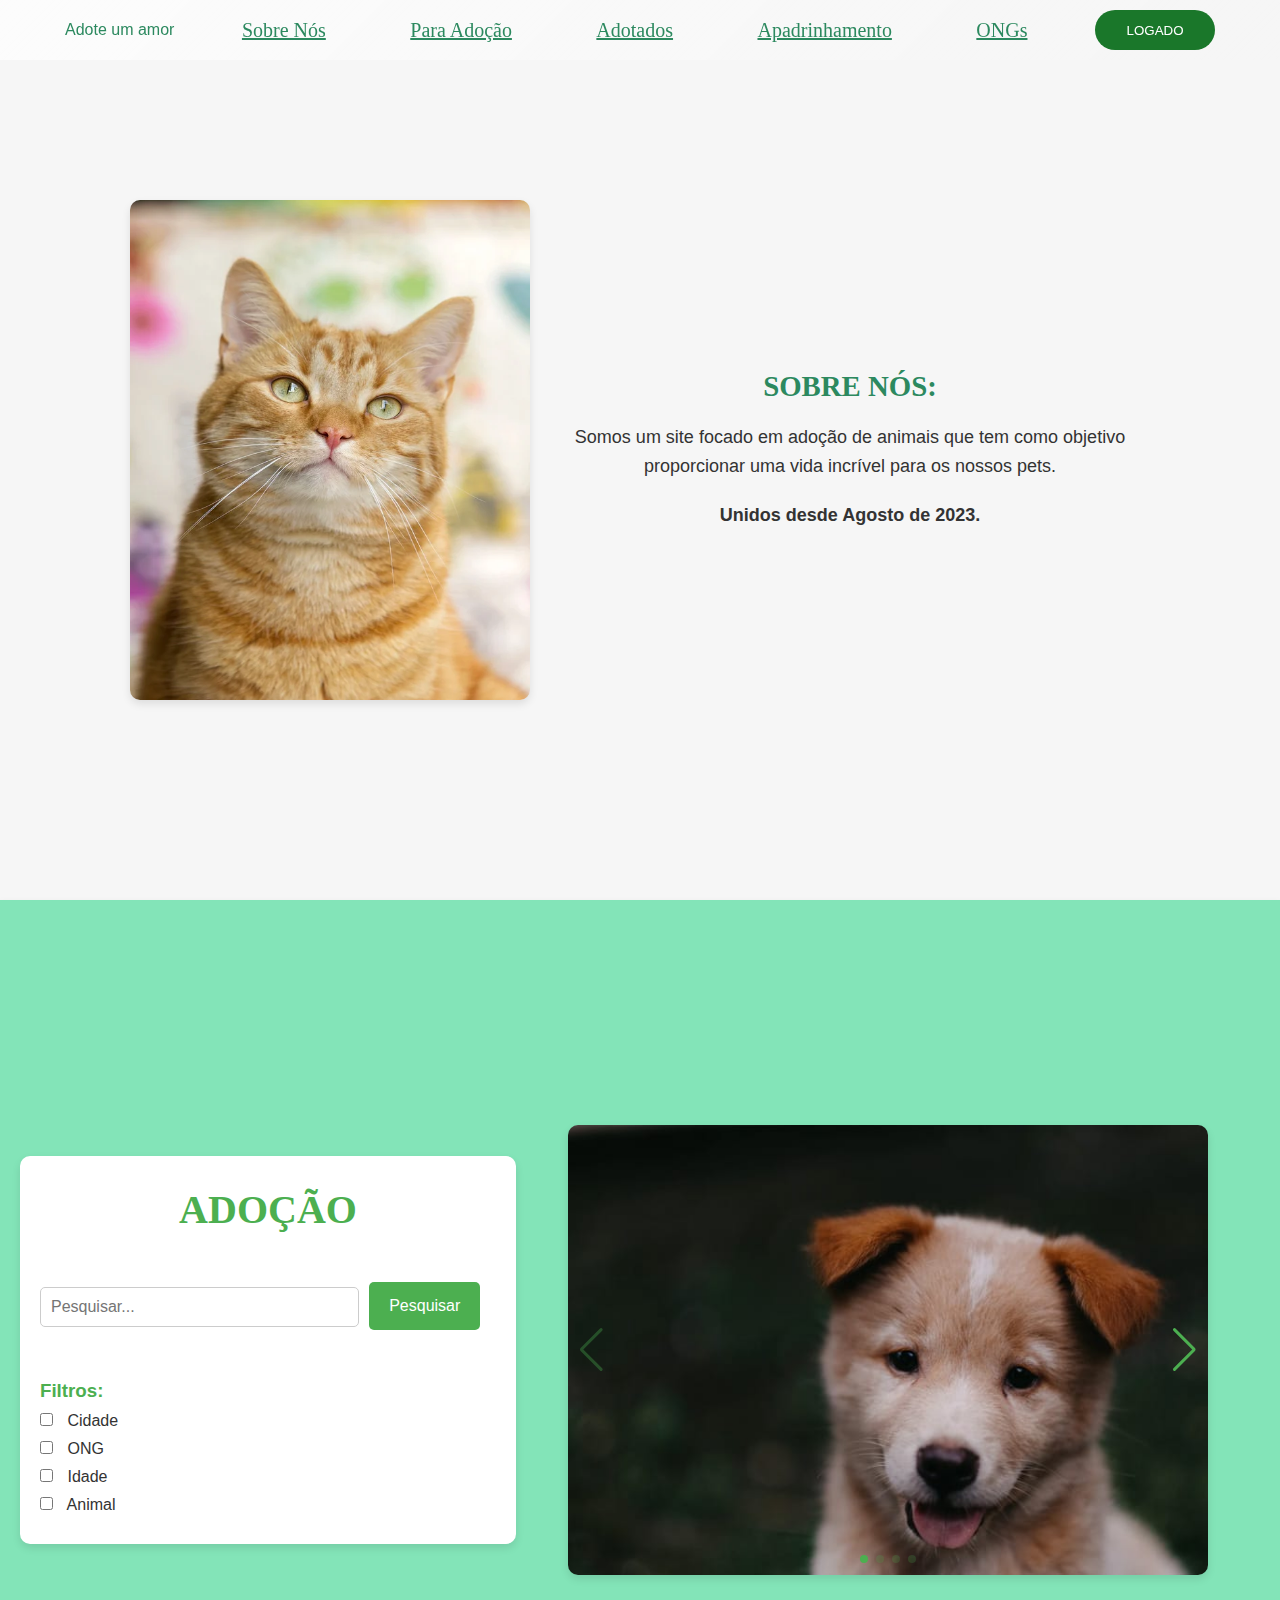
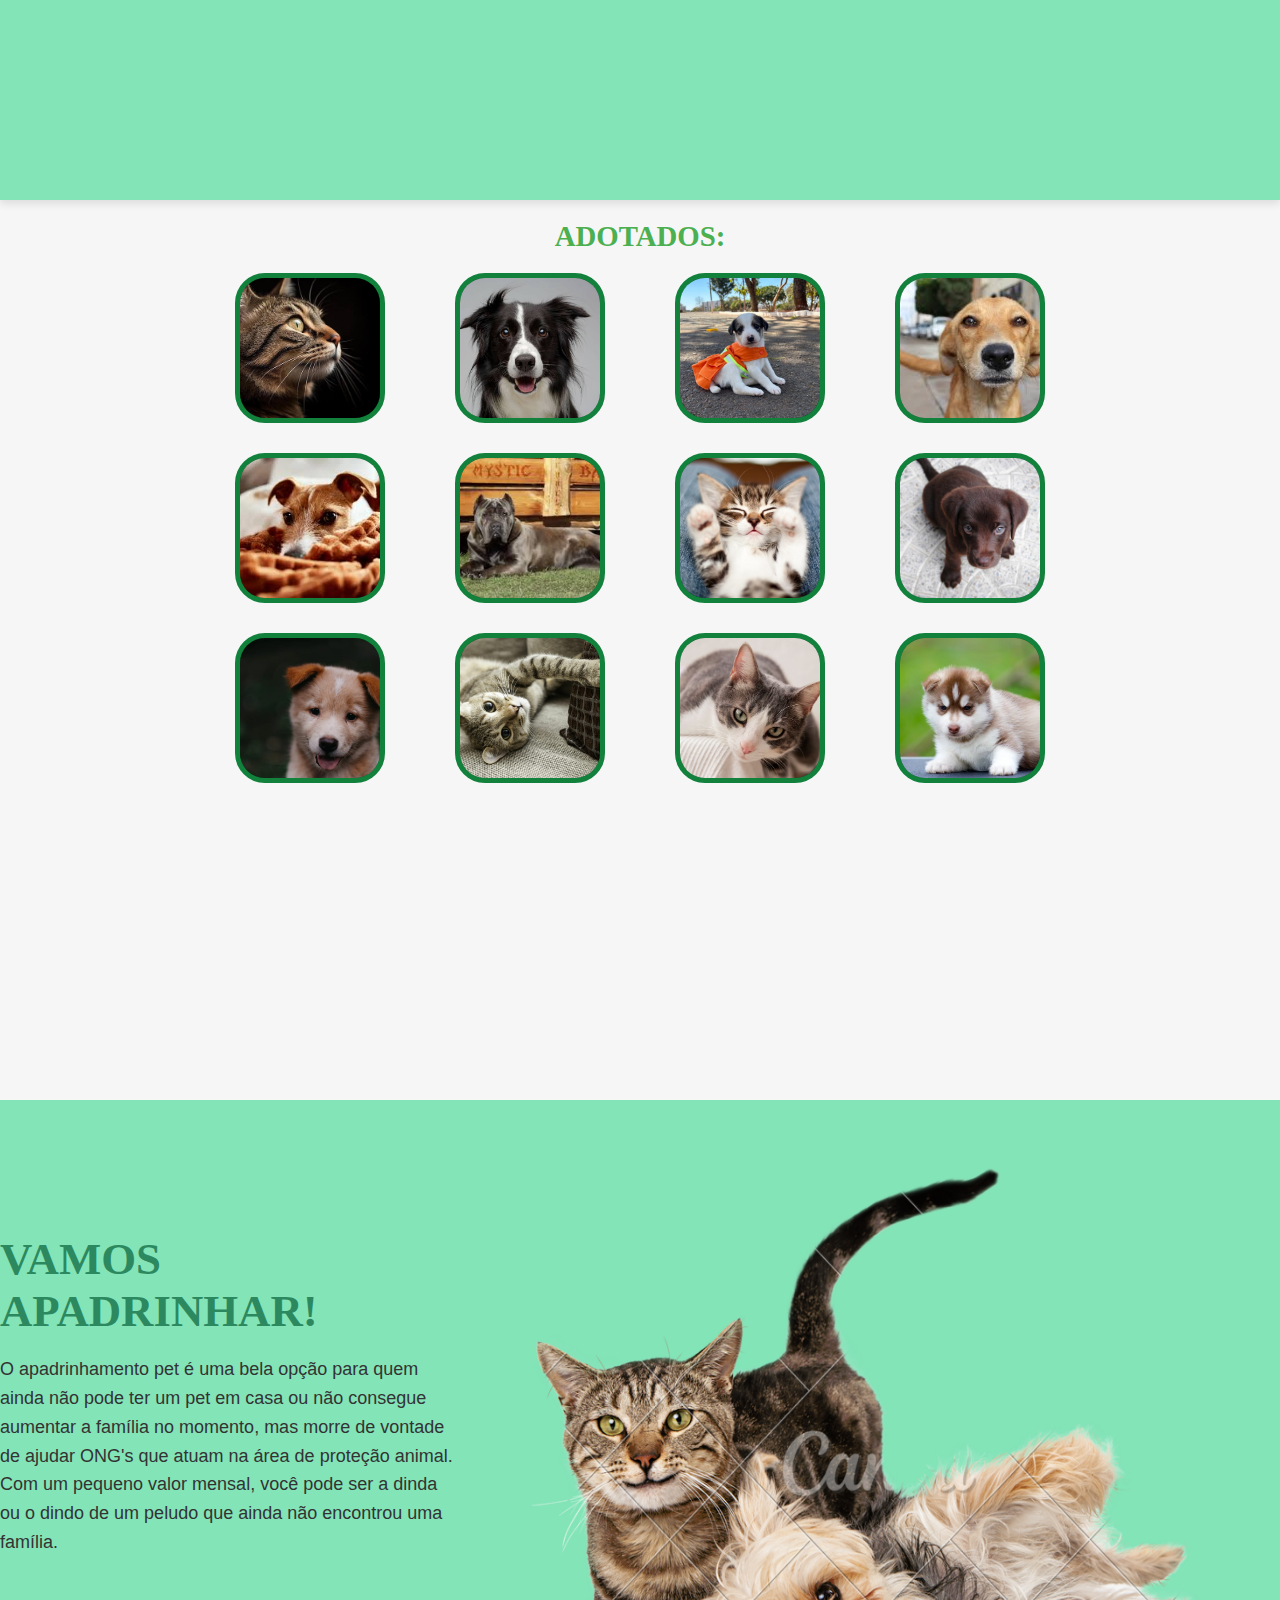
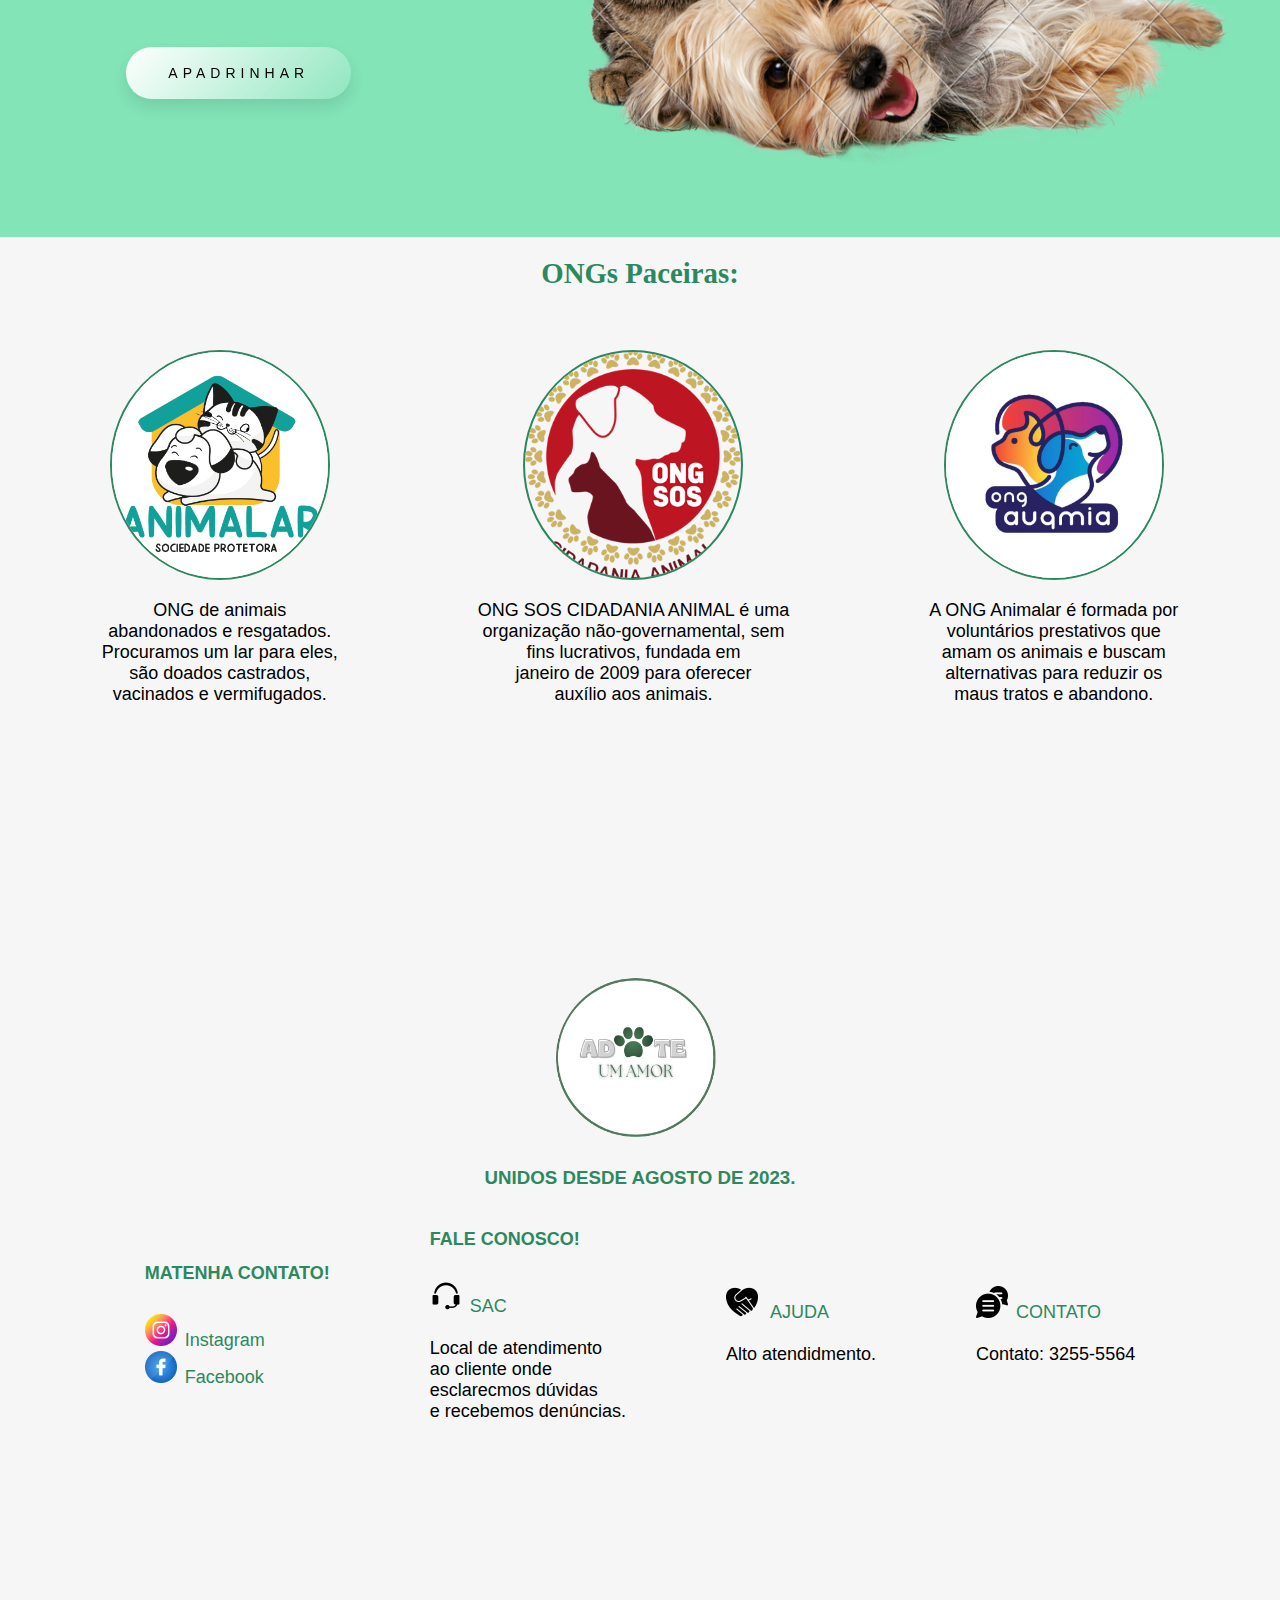
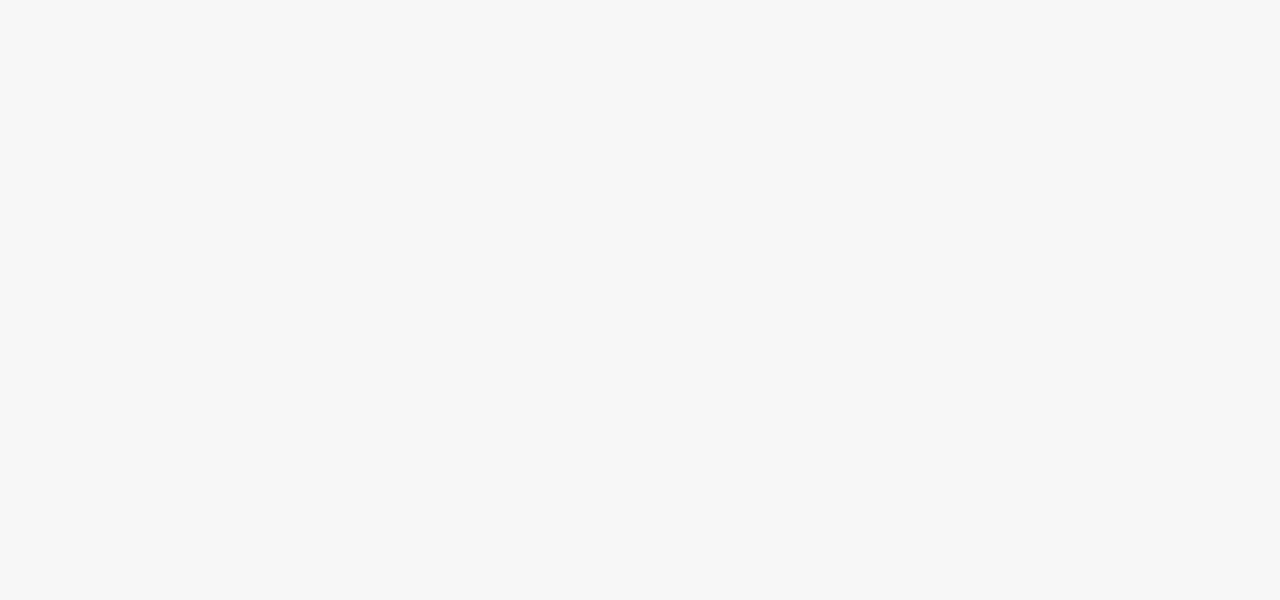
<file: index-com-login.html>
<!DOCTYPE html>
<html lang="pt-br">
<head>
    <meta charset="UTF-8">
    <meta http-equiv="X-UA-Compatible" content="IE=edge">
    <meta name="viewport" content="width=device-width, initial-scale=1.0">
    <link rel="stylesheet" href="https://cdn.jsdelivr.net/npm/swiper@11/swiper-bundle.min.css" />
    <link rel="stylesheet" href="https://cdn.jsdelivr.net/npm/bootstrap-icons@1.10.4/font/bootstrap-icons.css">
    <title>adote</title>
    <link rel="stylesheet" href="style.css">
    <style></style>
</head>
<body>

    <header id="header"> <!---->
        <div class="container"> <!-- Aq é a parte onde se inicia o corpo principal do nosso menu -->

            <div class="flex"> <!-- Aq é a parte onde se encontra todos os itens do menu -->

                <div class="logo">Adote um amor</div> <!-- Aq é a parte da nossa logo -->

                <nav> <!-- Aq é a parte da navegação do menu onde fica TDS os itens do menu -->
                    <ul>
                        <li><a href="#" onclick="scrollToSection(event, 'tela-sobrenos')">Sobre Nós</a></li>
                        <li><a href="#" onclick="scrollToSection(event, 'tela-adoçao')">Para Adoção</a></li>
                        <li><a href="#" onclick="scrollToSection(event, 'tela-adotados')">Adotados </a></li>
                        <li><a href="#" onclick="scrollToSection(event, 'apadrinhamento')">Apadrinhamento</a></li>
                        <li><a href="#" onclick="scrollToSection(event, 'tela-ongs')">ONGs</a></li>
                        
                        
                    </ul>
                </nav><!--Fim da TAG nav-->

                <div class="btn-contato"><!--Aq é o nosso Botão de login do menu-->
                    <a href="login.html"><button>LOGADO</button></a>
                </div><!--Fim da TAG btn-contato-->

            </div><!--Fim da TAG flex-->

        </div><!--Fim da TAG container-->
    </header><!--Fim da TAG header-->
   
    <section id="tela-sobrenos" class="flex-container"><!--Início da seção da tela 3-->

        <div class="contenttela2"><!--Aq é a parte onde se encontra toda a estrutura da tela-->
            <img class="imgsobre1" src="img/tela2sobrenos.webp" alt="Imagem de um gato" height="500px" width="400px"><!--Aq é a imagem do lado esquerdo da tela-->
            
            <div class="text-containertela2"><!--Aq é a parte de fica a estrutura dos textos que se encontram na tela-->
                <div class="sobre"><h2>SOBRE NÓS:</h2></div>
                <p>Somos um site focado em adoção de animais que tem como objetivo proporcionar uma vida incrível para os nossos pets.</p>
                <p class="subtitle">Unidos desde Agosto de 2023.</p>
            </div><!--Fim da TAG text-containertela2-->
            
            
        </div><!--Fim da TAG onde se encontra a estrutura-->
        
    </section><!--Fim da seção da tela 3-->

    <section id="tela-adoçao" class="carousel-section">
        <div class="section-content">
          <h1 class="section-title">ADOÇÃO</h1>
          <div class="search-filters">
            <div class="search-bar">
              <input type="text" placeholder="Pesquisar..." />
              <a href="adocao-login.html"><button class="btn-pesquisar">Pesquisar</button></a>
            </div>
            <div class="filters">
              <h3>Filtros:</h3>
              <label><input type="checkbox"> Cidade</label>
              <label><input type="checkbox"> ONG</label>
              <label><input type="checkbox"> Idade</label>
              <label><input type="checkbox"> Animal</label>
            </div>
          </div>
        </div>
        <div class="swiper mySwiper">
          <div class="swiper-wrapper">
            <div class="swiper-slide"><img src="img/pet3.jpg" alt=""></div>
            <div class="swiper-slide"><img src="img/pet5.jpg" alt="" ></div>
            <div class="swiper-slide"><img src="img/carros2.avif" alt=""></div>
            <div class="swiper-slide"><img src="img/carros4.jpeg" alt=""></div>
          </div>
          <div class="swiper-button-next"></div>
          <div class="swiper-button-prev"></div>
          <div class="swiper-pagination"></div>
        </div>
      </section>

    <section id="tela-adotados" class="flex-container-tela2">
        <div class="text-container-tela2">
            <h2>ADOTADOS:</h2>
        </div>

        <div class="cards-container">
            <div class="card">
                <div class="card-inner">
                    <div class="card-front">
                        <img src="img/flip1.jfif" alt="Front Image 1">
                    </div>
                    <div class="card-back">
                        <p>nome: Tico<br>idade: 1 ano<br>ong: Minha CS</p>
                    </div>
                </div>
            </div>
            <div class="card">
                <div class="card-inner">
                    <div class="card-front">
                        <img src="img/flip2.jfif" alt="Front Image 2">
                    </div>
                    <div class="card-back">
                        <p>nome: Mia<br>idade: 1 ano<br>ong: Minha CS</p>
                    </div>
                </div>
            </div>
            <div class="card">
                <div class="card-inner">
                    <div class="card-front">
                        <img src="img/flip3.jfif" alt="Front Image 3">
                    </div>
                    <div class="card-back">
                        <p>nome: La<br>idade: 1 ano<br>ong: Minha CS</p>
                    </div>
                </div>
            </div>
            <div class="card">
                <div class="card-inner">
                    <div class="card-front">
                        <img src="img/pet4 (1).jfif" alt="Front Image 4">
                    </div>
                    <div class="card-back">
                        <p>nome: Mia<br>idade: 1 ano<br>ong: Minha CS</p>
                    </div>
                </div>
            </div>
            <div class="card">
                <div class="card-inner">
                    <div class="card-front">
                        <img src="img/pet4 (2).jfif" alt="Front Image 5">
                    </div>
                    <div class="card-back">
                        <p>nome: Mia<br>idade: 1 ano<br>ong: Minha CS</p>
                    </div>
                </div>
            </div>
            <div class="card">
                <div class="card-inner">
                    <div class="card-front">
                        <img src="img/pet4 (3).jfif" alt="Front Image 6">
                    </div>
                    <div class="card-back">
                        <p>nome: Mia<br>idade: 1 ano<br>ong: Minha CS</p>
                    </div>
                </div>
            </div>
            <div class="card">
                <div class="card-inner">
                    <div class="card-front">
                        <img src="img/pet1.jpg" alt="Front Image 7">
                    </div>
                    <div class="card-back">
                        <p>nome: Mia<br>idade: 1 ano<br>ong: Minha CS</p>
                    </div>
                </div>
            </div>
            <div class="card">
                <div class="card-inner">
                    <div class="card-front">
                        <img src="img/pet2.jpg" alt="Front Image 8">
                    </div>
                    <div class="card-back">
                        <p>nome: Tico<br>idade: 1 ano<br>ong: Minha CS</p>
                    </div>
                </div>
            </div>
            <div class="card">
                <div class="card-inner">
                    <div class="card-front">
                        <img src="img/pet3.jpg" alt="Front Image 9">
                    </div>
                    <div class="card-back">
                        <p>nome: Tico<br>idade: 1 ano<br>ong: Minha CS</p>
                    </div>
                </div>
            </div>
            <div class="card">
                <div class="card-inner">
                    <div class="card-front">
                        <img src="img/carros1.jpeg" alt="Front Image 10">
                    </div>
                    <div class="card-back">
                        <p>nome: Tico<br>idade: 1 ano<br>ong: Minha CS</p>
                    </div>
                </div>
            </div>
            <div class="card">
                <div class="card-inner">
                    <div class="card-front">
                        <img src="img/carros2.avif" alt="Front Image 11">
                    </div>
                    <div class="card-back">
                        <p>nome: Tico<br>idade: 1 ano<br>ong: Minha CS</p>
                    </div>
                </div>
            </div>
            <div class="card">
                <div class="card-inner">
                    <div class="card-front">
                        <img src="img/pet5.jpg" alt="Front Image 12">
                    </div>
                    <div class="card-back">
                        <p>nome: Tico<br>idade: 1 ano<br>ong: Minha CS</p>
                    </div>
                </div>
            </div>
        </div>
    </section>
    

    <section class="adocao">
        
    </section>

    
    <section id="apadrinhamento" class="flex-container-tela4">
        
        <div class="text-container-tela4-titulo">
        

            <div class="flex-tela4">

                <h2>VAMOS APADRINHAR!</h2><br>

                <div class="text-container-tela4-texto">

                    <p>
                    O apadrinhamento pet é uma bela opção para quem<br> 
                ainda não pode ter um pet em casa ou não consegue<br> 
                aumentar a família no momento, mas morre de vontade <br> 
                de ajudar ONG's que atuam na área de proteção animal.<br> 
                Com um pequeno valor mensal, você pode ser a dinda<br> 
                ou o dindo de um peludo que ainda não encontrou uma família.
                    </p>
                

            </div>
            <a href="apadrinhar-login.html"><button id="btn-apadrinhar">Apadrinhar</button></a>

        </div>
        <div class="img-container-tela4">

            <img src="img/tela3apadrinhados.webp" alt="">
        </div>

        

    </section>

    <section id="tela-ongs" class="ongs">
        <h1>ONGs Paceiras:</h1>
        <div class="elementos-dentro">
            <div class="ongs-dentro">
                <img src="img/ongs1.png" alt="">
                <p>
                     ONG de animais <br> 
                     abandonados e resgatados. <br> 
                     Procuramos um lar para eles,<br>
                     são doados castrados,<br>
                      vacinados e vermifugados.

                </p>
            </div>
            <div class="ongs-dentro">
                <img src="img/ongs2.png" alt="">
                <p>
                     ONG SOS CIDADANIA ANIMAL é uma <br>
                     organização não-governamental, sem <br>
                     fins lucrativos, fundada em <br>
                     janeiro de 2009 para oferecer <br>
                     auxílio aos animais.
                </p>
            </div>
            <div class="ongs-dentro">
                <img src="img/ongs3.webp" alt="">
                <p>
                     A ONG Animalar é formada por <br>
                     voluntários prestativos que <br>
                     amam os animais e buscam<br>
                     alternativas para reduzir os <br>
                     maus tratos e abandono.

                </p>
            </div>
        </div>
    </section>
    
    <section class="tela-fim">
        <img id="logo1" src="img/Mask group.png">

        <h3>UNIDOS DESDE AGOSTO DE 2023. </h3>

        <div class="elementos-texto">

            <div class="elementos-texto-dentro" >
                <h4>MATENHA CONTATO!</h4>

                <a href=""><img src="img/instagram.png" alt="">Instagram</a>
                <a href=""><img src="img/facebook.png" alt="">Facebook</a>
                
            </div>
            <div class="elementos-texto-dentro">
                <h4>FALE CONOSCO!</h4>
                <a href=""><img src="img/fone-de-ouvido (2).png" alt="" >SAC</a><br>
                
                <p >Local de atendimento <br>
                    ao cliente onde<br>
                    esclarecmos dúvidas <br>
                    e recebemos denúncias.
                    </p>
            </div>
            <div class="elementos-texto-dentro">
                <a href=""><img src="img/aperto-de-mao.png" alt=""> AJUDA</a><br>
                <P>Alto atendidmento.</p>
            </div>
            <div class="elementos-texto-dentro">
                <a href=""> <img src="img/balao-de-pensamento.png" alt="">CONTATO</a><br>
               
                <P>Contato: 3255-5564</P>
            </div>


        </div>


    </section>

   
  <script src="app.js"></script>
  <script src="https://cdn.jsdelivr.net/npm/swiper@11/swiper-bundle.min.js"></script>
  <script>
    var swiper = new Swiper(".mySwiper", {
      spaceBetween: 30,
      centeredSlides: true,
      autoplay: {
        delay: 2500,
        disableOnInteraction: false,
      },
      pagination: {
        el: ".swiper-pagination",
        clickable: true,
      },
      navigation: {
        nextEl: ".swiper-button-next",
        prevEl: ".swiper-button-prev",
      },
    });
  </script>
</body>
</html>
</file>
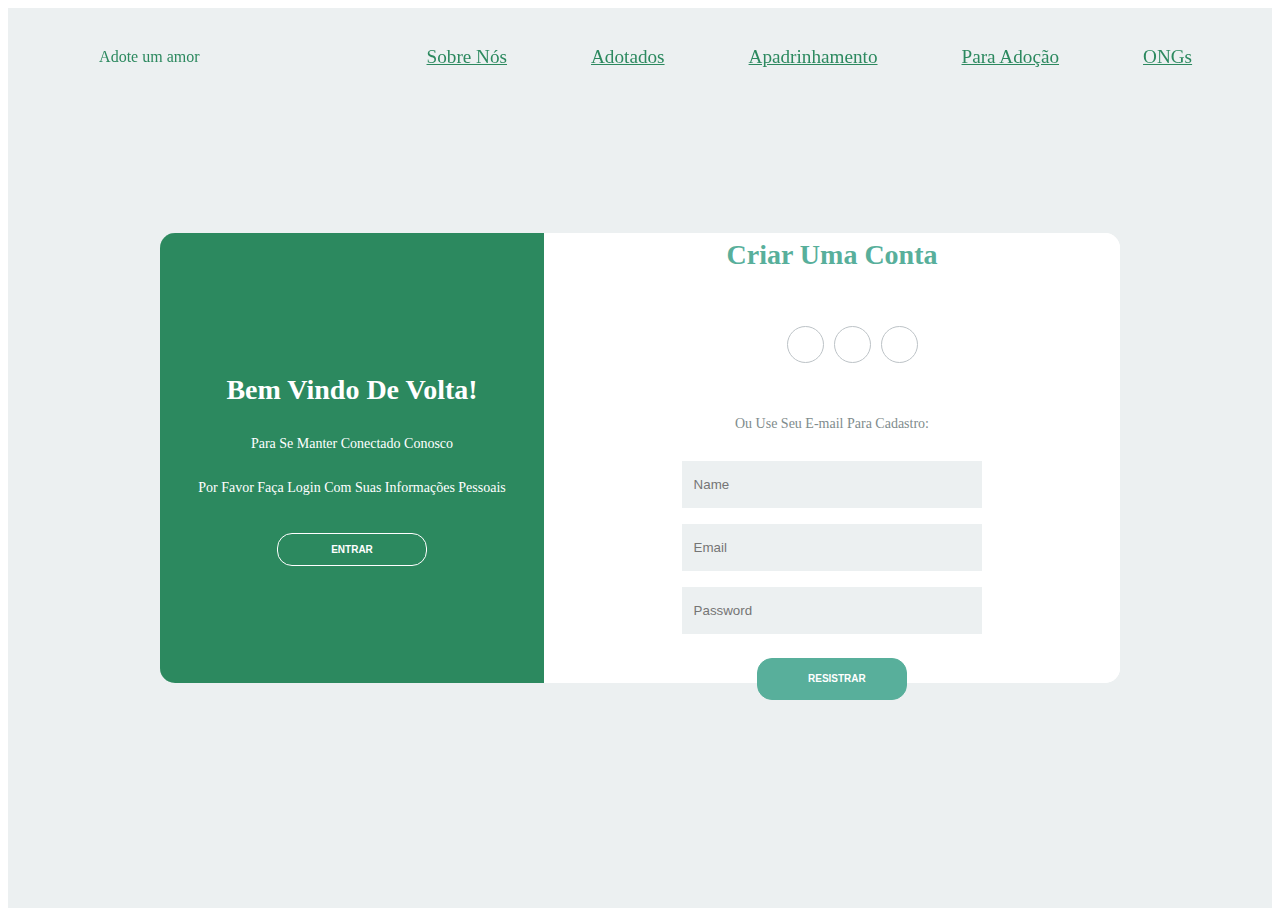
<file: login.html>
<!DOCTYPE html>
<html lang="pt-br">
<head>
    <meta charset="UTF-8">
    <meta name="viewport" content="width=device-width, initial-scale=1.0">
    <link rel="stylesheet" href="style-login.css">
    <link rel="stylesheet" href="https://use.fontawesome.com/releases/v5.8.2/css/all.css"
    integrity="sha384-oS3vJWv+0UjzBfQzYUhtDYW+Pj2yciDJxpsK1OYPAYjqT085Qq/1cq5FLXAZQ7Ay" crossorigin="anonymous">

    <title>Document</title>
</head>
<body>
    <header id="header"> <!---->
        <div class="container"> <!-- Aq é a parte onde se inicia o corpo principal do nosso menu -->

            <div class="flex"> <!-- Aq é a parte onde se encontra todos os itens do menu -->

                <div class="logo">Adote um amor</div> <!-- Aq é a parte da nossa logo -->

                <nav> <!-- Aq é a parte da navegação do menu onde fica TDS os itens do menu -->
                    <ul>
                    <li><a href="index.html#tela-sobrenos">Sobre Nós</a></li>
                    <li><a href="index.html#tela-adotados" >Adotados</a></li>
                    <li><a href="index.html#apadrinhamento">Apadrinhamento</a></li>
                    <li><a href="index.html#tela-adoçao">Para Adoção</a></li>
                    <li><a href="index.html#tela-ongs">ONGs</a></li>
                        
                    </ul>
                </nav><!--Fim da TAG nav-->

               
            </div><!--Fim da TAG flex-->

        </div><!--Fim da TAG container-->
    </header><!--Fim da TAG header-->

    <div class="container1">
        <div class="content first-content">
            <div class="first-column">
                <h2 class="title title-primary">Bem Vindo De Volta!</h2>
                <p class="description description-primary">Para Se Manter Conectado Conosco</p>
                <p class="description description-primary">Por Favor Faça Login Com Suas Informações Pessoais</p>
                <button id="signin" class="btn btn-primary">Entrar</button>
            </div>    
            <div class="second-column">
                <h2 class="title title-second">Criar Uma Conta</h2>
                <div class="social-media">
                    <ul class="list-social-media">
                        <a class="link-social-media" href="#">
                            <li class="item-social-media">
                                <i class="fab fa-facebook-f"></i>        
                            </li>
                        </a>
                        <a class="link-social-media" href="#">
                            <li class="item-social-media">
                                <i class="fab fa-google-plus-g"></i>
                            </li>
                        </a>
                        <a class="link-social-media" href="#">
                            <li class="item-social-media">
                                <i class="fab fa-linkedin-in"></i>
                            </li>
                        </a>
                    </ul>
                </div><!-- social media -->
                <p class="description description-second">Ou Use Seu E-mail Para Cadastro:</p>
                <form class="form">
                    <label class="label-input" for="">
                        <i class="far fa-user icon-modify"></i>
                        <input type="text" placeholder="Name">
                    </label>
                    
                    <label class="label-input" for="">
                        <i class="far fa-envelope icon-modify"></i>
                        <input type="email" placeholder="Email">
                    </label>
                    
                    <label class="label-input" for="">
                        <i class="fas fa-lock icon-modify"></i>
                        <input type="password" placeholder="Password">
                    </label>
                    
                    
                    <button class="btn btn-second"><a href="index-com-login.html">Resistrar</a></button>        
                </form>
            </div><!-- second column -->
        </div><!-- first content -->
        <div class="content second-content">
            <div class="first-column">
                <h2 class="title title-primary">Olá Amigo!</h2>
                <p class="description description-primary">Insira Seus Dados Pessoais</p>
                <p class="description description-primary">E Consiga Adotar Um Pet</p>
                <button id="signup" class="btn btn-primary">Inscreva-se</button>
            </div>
            <div class="second-column">
                <h2 class="title title-second">Faça Login No Adote Um Amor</h2>
                <div class="social-media">
                    <ul class="list-social-media">
                        <a class="link-social-media" href="#">
                            <li class="item-social-media">
                                <i class="fab fa-facebook-f"></i>
                            </li>
                        </a>
                        <a class="link-social-media" href="#">
                            <li class="item-social-media">
                                <i class="fab fa-google-plus-g"></i>
                            </li>
                        </a>
                        <a class="link-social-media" href="#">
                            <li class="item-social-media">
                                <i class="fab fa-linkedin-in"></i>
                            </li>
                        </a>
                    </ul>
                </div><!-- social media -->
                <p class="description description-second">ou use sua conta de e-mail:</p>
                <form class="form">
                
                    <label class="label-input" for="">
                        <i class="far fa-envelope icon-modify"></i>
                        <input type="email" placeholder="Email">
                    </label>
                
                    <label class="label-input" for="">
                        <i class="fas fa-lock icon-modify"></i>
                        <input type="password" placeholder="Password">
                    </label>
                
                    <a class="password" href="#">Esqueceu Sua Senha?</a>
                    <button  class="btn btn-second"><a href="index-com-login.html">Entrar</a></button>
                </form>
            </div><!-- second column -->
        </div><!-- second-content -->
    </div>
    <script src="app.js"></script>
</body>
</html>
</file>
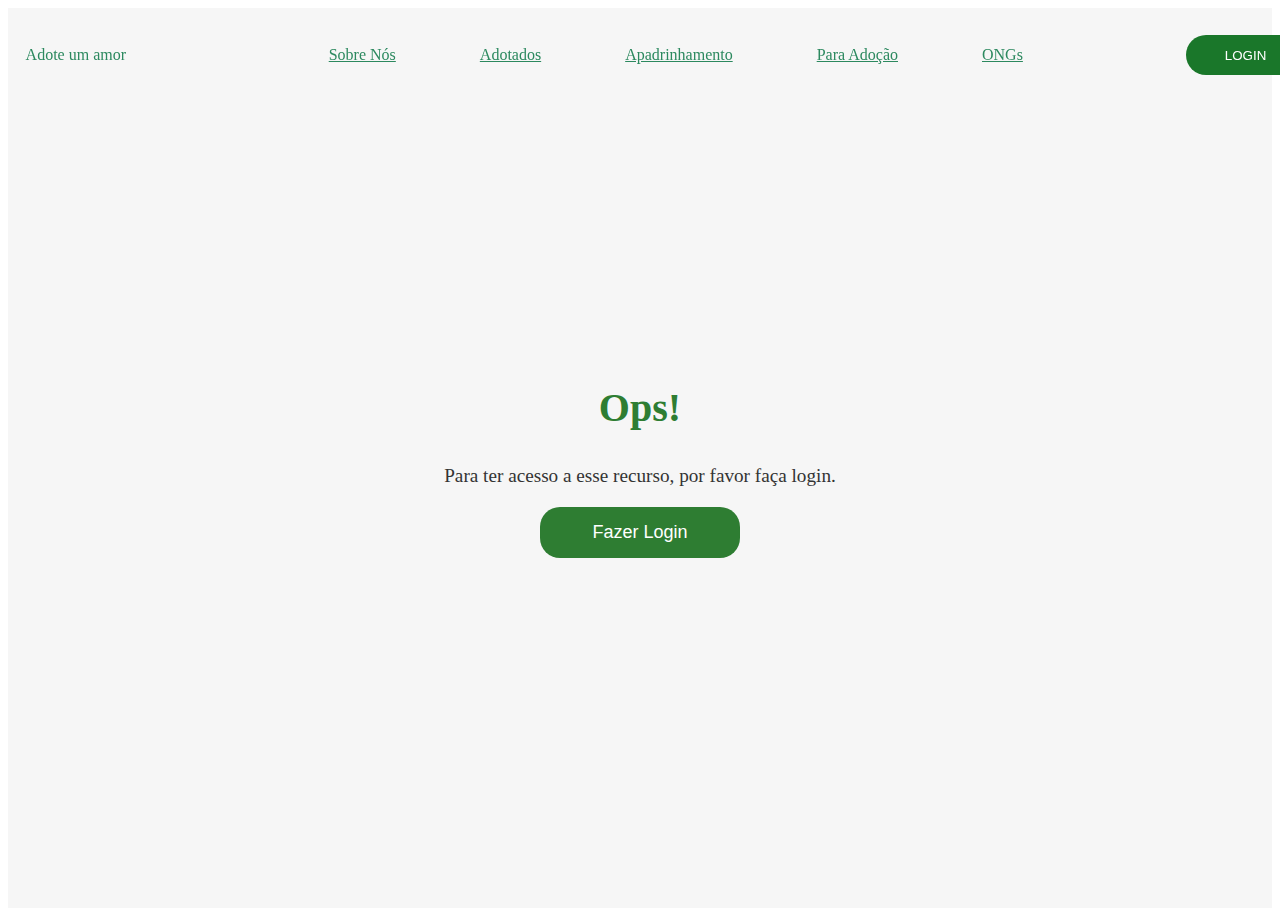
<file: tela-solicitacao.html>
<!DOCTYPE html>
<html lang="pt-BR">
<head>
    <meta charset="UTF-8">
    <meta name="viewport" content="width=device-width, initial-scale=1.0">
    <title>Recurso Protegido</title>
   <link rel="stylesheet" href="style-solicitacao.css">
    </style>
</head>
<body>
    <header id="header"> <!---->
        <div class="container"> <!-- Aq é a parte onde se inicia o corpo principal do nosso menu -->

            <div class="flex"> <!-- Aq é a parte onde se encontra todos os itens do menu -->

                <div class="logo">Adote um amor</div> <!-- Aq é a parte da nossa logo -->

                <nav> <!-- Aq é a parte da navegação do menu onde fica TDS os itens do menu -->
                    <ul>
                    <li><a href="index.html#tela-sobrenos">Sobre Nós</a></li>
                    <li><a href="index.html#tela-adotados" >Adotados</a></li>
                    <li><a href="index.html#apadrinhamento">Apadrinhamento</a></li>
                    <li><a href="index.html#tela-adoçao">Para Adoção</a></li>
                    <li><a href="index.html#tela-ongs">ONGs</a></li>
                        
                    </ul>
                </nav><!--Fim da TAG nav-->

                <div class="btn-contato"><!--Aq é o nosso Botão de login do menu-->
                    <a href="#"><button>LOGIN</button></a>
                </div><!--Fim da TAG btn-contato-->

            </div><!--Fim da TAG flex-->

        </div><!--Fim da TAG container-->
    </header><!--Fim da TAG header-->
    <section class="flex-tela">
        <div class="text-container">
            <h1>Ops!</h1>
            <p>Para ter acesso a esse recurso, por favor faça login.</p>
            <a href="login.html"><button class="btn-entrar">Fazer Login</button></a>
        </div>
    </section>
</body>
</html>
</file>
<file: style.css>
*{
    margin: 0;
    padding: 0;
    box-sizing: border-box;
    font-family: 'Poppins', sans-serif;
    
}

html{
    height: 600vh;
    background-color: #f6f6f6;
   
}

/*munu*/

.container{
    max-width: 1280px;
    margin: auto;
    
}
#header{
    background: linear-gradient(135deg, rgba(255, 255, 255, .7), rgba(255, 255, 255, 0));
    backdrop-filter: blur(0);
    -webkit-backdrop-filter: blur(5px);
    padding: 10px 4%;
}

.logo{
    color: #2C895F;
}

.flex{
    display: flex;
    align-items: center;
    justify-content:space-around ;
    
}

header{
    width: 100%;
    padding: 30px 2%;
    position: fixed;
    top: 0;
    left: 0;
    transition: .5s;
    z-index: 1000 
    
}

header.rolagem{
    background: linear-gradient(135deg, rgba(255, 255, 255, .7), rgba(255, 255, 255, 0));
    backdrop-filter: blur(0);
    -webkit-backdrop-filter: blur(5px);
    padding: 10px 4%;
}

header.rolagem a, header.rolagem i,header.rolagem .logo {
    color:#2C895F;
    
}

header i{
    font-size: 30px;
    color:#2C895F;
}

header ul{
    list-style-type: none;
}

header ul li{
    display: inline-block;
    margin: 0 40px;
}

header ul li a{
    color: #2C895F;
    font-size: 20px;
    font-family: "Scope One", serif;
    
}

.btn-contato button {
    width: 120px;
    height: 40px;;
    background-color: #1a772a;
    color: #fff;
    cursor: pointer;
    transition: .2s;
    border: none;
    border-radius: 45px;
}



/*fim munu*/

/*tela inical*/

.flex-tela {
    display: flex;
    background-color: #f6f6f6;
    height: 100vh;
    justify-content: space-between;
}
.img-telaincial {
    padding: 0;
  margin-top: 3%;
  margin-right: 4%;
 
}
.img-telaincial img{
    max-width: 100%;
    border-radius: 10px;
    overflow: hidden;
    box-shadow: 0 4px 8px rgba(0, 0, 0, 0.1);
}

.text-container-login {
    display: flex;
    flex-direction: column;
    align-items: center;
    justify-content: center;
    height: 100vh;
    margin-left: 15%;
}
.text-container-login h1 {
    margin-bottom: 15px;
    font-size: 3rem;
    color: #2e7d32;
    font-family: "Scope One", serif;
}
.text-container-login p {
    font-size: 1rem;
    color: #333;
    margin-bottom: 20px;
}
.btn-entrar {
    width: 100%; 
    padding: 10px 30px; 
    border: none;
    background-color: #2e7d32;
    color: white;
    font-size: 18px; 
    border-radius: 20px;
    cursor: pointer;
}
.text-container-login a {
    display: block;
    margin-top: 2px;
    text-align: center;
    color: #868a96;

    font-size: 20px;
}
.btn-pesquisar {
    display: flex;
    line-height: 28px;
    align-items: center;
    position: relative;
    max-width: 190px;
    margin-bottom: 30px;
}
.input {
    width: 100%;
    height: 40px;
    line-height: 28px;
    padding: 0 1rem;
    padding-left: 2rem;
    border: 2px solid transparent;
    border-radius: 18px;
    outline: none;
    background-color: #f6f6f6;
    color: #0d0c22;
    transition: 0.3s ease;
}
.input::placeholder {
    color: #9e9ea7;
}
.input:focus,
.input:hover {
    outline: none;
    border-color: rgba(12, 182, 69, 0.4);
    background-color: #fff;
    box-shadow: 0 0 0 4px rgba(107, 240, 118, 0.1);
}
.icon {
    position: absolute;
    left: 9rem;
    fill: #9e9ea7;
    width: 1rem;
    height: 1rem;
}
  
 

/*fim tela inical*/

/*tela 2*/

.flex-container {
    display: flex;
    justify-content: center;
    align-items: center;
    height: 100vh;
    background-color: #f6f6f6;
}

.contenttela2 {
    display: flex;
    justify-content: center;
    align-items: center;
    gap: 20px;
    max-width: 1200px;
    margin: auto;
}

.contenttela2 img {
    max-width: 100%;
    border-radius: 10px;
    overflow: hidden;
    box-shadow: 0 4px 8px rgba(0, 0, 0, 0.1);
}

.text-containertela2 {
    max-width: 600px;
    text-align: center;
    font-size: 2.5em;
}

.text-containertela2 h2 {
   
    color: #2C895F;
    margin-bottom: 20px;
    font-size: 1.8rem;
    font-family: "Scope One", serif;
    
  
}


.text-containertela2 p {
    font-size: 18px;
    line-height: 1.6;
    color: #333;
}

.text-containertela2 .subtitle {
    margin-top: 20px;
    font-weight: bold;
}/*tela2*/

/*tela de adoçao*/
.carousel-section {
    height: 100vh;
    display: flex;
    align-items: center;
    justify-content: space-between;
    background-color: #83E4B8;
    padding: 0 20px;
    box-shadow: 0 4px 8px rgba(0, 0, 0, 0.1);
    position: relative;
    color: #333;
    
  }

  
  .section-content {
    width: 40%;
    display: flex;
    flex-direction: column;
    align-items: flex-start;
    justify-content: flex-start;
    padding: 20px;
    border-radius: 10px;
    box-shadow: 0 4px 8px rgba(0, 0, 0, 0.1);
    background-color: #ffffff;
   
  }

  
  .section-title {
    text-align: center;
    width: 100%;
    font-size: 2.5em;
    margin-top: 10px;
    margin-bottom: 20px;
    color: #4CAF50;
    font-family: "Scope One", serif;
  }
  
  .search-filters {
    width: 100%;
  }
  
  .search-bar {
    display: flex;
    align-items: center;
    margin-bottom: 20px;
  }
  
  .search-bar input {
    width: 70%;
    padding: 10px;
    font-size: 1em;
    margin-right: 10px;
    border: 1px solid #ccc;
    border-radius: 5px;
    transition: box-shadow 0.3s ease;
  }
  
  .search-bar input:focus {
    box-shadow: 0 0 8px rgba(76, 175, 80, 0.4);
    border-color: #4CAF50;
  }
  
  .search-bar .btn-pesquisar {
    margin-top: 29px;
    padding: 10px 20px;
    font-size: 1em;
    cursor: pointer;
    background-color: #4CAF50;
    color: #fff;
    border: none;
    border-radius: 5px;
    transition: background-color 0.3s ease;

  }
  .search-bar a{
    text-decoration: none;
    color: white;
  }

  
  .search-bar button:hover {
    background-color: #45a049;
  }
  
  .filters {
    display: flex;
    flex-direction: column;
  }
  
  .filters h3 {
    margin-bottom: 10px;
    color: #4CAF50;
  }
  
  .filters label {
    margin-bottom: 10px;
  }
  
  .filters input[type="checkbox"] {
    margin-right: 10px;
  }
  
  .swiper {
    width: 50vw;
    height: 50vh;
    margin-left: auto;
    border-radius: 10px;
    overflow: hidden;
    box-shadow: 0 4px 8px rgba(0, 0, 0, 0.1);
  }
  
  .swiper-slide {
    text-align: center;
    font-size: 18px;
    background: #fff;
    display: flex;
    justify-content: center;
    align-items: center;
  }
  
  .swiper-slide img {
    display: block;
    width: 100%;
    height: 100%;
    object-fit: cover;
    transition: transform 0.5s ease;
  }
  
  .swiper-slide:hover img {
    transform: scale(1.05);
  }
  
  .swiper-button-next,
  .swiper-button-prev {
    color: #4CAF50;
  }
  
  .swiper-pagination-bullet {
    background: #4CAF50;
  }
  
  
  .swiper-slide {
    text-align: center;
    font-size: 18px;
    background: #fff;
    display: flex;
    justify-content: center;
    align-items: center;
  }
  
  .swiper-slide img {
    display: block;
    width: 100%;
    height: 100%;
    object-fit: cover;
  }
  
/*fim de tela de adoçao*/
.flex-container-tela2 {
    background-color: #F6F6F6;
    min-height: 100vh;
    display: flex;
    flex-direction: column;
    align-items: center;
    padding: 20px;
}

.text-container-tela2 h2 {
    color: #4CAF50;
    margin-bottom: 20px;
    text-align: center;
    font-family: "Scope One", serif;
    font-size: 28.8px;
}

.cards-container {
    display: grid;
    grid-template-columns: repeat(4, 1fr); 
    gap: 30px 70px; 
    justify-items: center; 
}

.card {
    width: 150px;
    height: 150px;
    perspective: 1000px;
}

.card-inner {
    width: 100%;
    height: 100%;
    position: relative;
    transform-style: preserve-3d;
    transition: transform 0.6s;
}

.card:hover .card-inner {
    transform: rotateY(180deg);
}

.card-front,
.card-back {
    position: absolute;
    width: 100%;
    height: 100%;
    backface-visibility: hidden;
    display: flex;
    align-items: center;
    justify-content: center;
    border-radius: 20%;
    overflow: hidden;
}

.card-front {
    background-color: #065022;
    border: 5px solid #11813c;
}

.card-back {
    background-color: #39aa43;
    border: 5px solid #297235;
    transform: rotateY(180deg);
}

.card img {
    width: 100%;
    height: 100%;
    object-fit: cover;
}

.card-back p {
    font-size: 14px;
    color: #fff;
    text-align: center;
    padding: 10px;
}


/*fim tela 2*/

/*tela 4*/

.flex-container-tela4 {
    display: flex;
    flex-direction: column;
    align-items: center;
    background-color: #83E4B8;
    

}

.text-container-tela4-titulo {
    display: flex;
    justify-content: center;
    width: 100%;
    margin-bottom: 20px;
    margin-top: 15px;
    
}
.flex-tela4 h2{
    color: #2C895F;
    font-size: 2.8rem;
    font-family: "Scope One", serif;
    margin-right: 20px;
    ;
   
}

.flex-tela4 p{
    font-size: 18px;
    line-height: 1.6;
    color: #333;

}

#btn-apadrinhar{
    padding: 1.3em 3em;
    font-size: 14px;
    text-transform: uppercase;
    letter-spacing: 5px;
    font-weight: 500;
    color: #000;
    background: linear-gradient(135deg, rgb(255, 255, 255), rgba(255, 255, 255, 0.103));
    backdrop-filter: blur(0);
    -webkit-backdrop-filter: blur(5px);
    border: none;
    border-radius: 45px;
    box-shadow: 0px 8px 15px rgba(0, 0, 0, 0.1);
    transition: all 0.3s ease 0s;
    cursor: pointer;
    outline: none;
    display: flex;
    flex-direction: column;
    margin-top: 90px;
}
.flex-tela4 a{
    text-decoration: none;

}
      
 button:hover {
   background-color: #23c483;
    box-shadow: 0px 15px 20px rgba(46, 229, 157, 0.4);
    color: #fff;
    transform: translateY(-7px);
 }
      
button:active {
    transform: translateY(-1px);
 }


.flex-tela4 {
    display: flex;
    flex-direction: column;
    align-items: center;
    justify-content: center;
    
    
}


.img-container-tela4 {
    display: flex;
    justify-content: center;
    height: 600px;
    margin: 4%;
}

.img-container-tela4 img {
    max-height: 100%;
    max-width: 100%;
    
}
/*fim tela4*/

/*tela das ongs*/
.ongs {
    display: flex;
    flex-direction: column;
    align-items: center;
    color: #2C895F;
    height: 80vh;
    padding-top: 20px; 
}

.ongs h1 {
    margin: 0; 
    padding-bottom: 20px; 
    font-family: "Scope One", serif;
    font-size: 28.8px;
}

.elementos-dentro {
    display: flex;
    justify-content: center;
    align-items: flex-start;
    gap: 140px; 
    flex-wrap: wrap;
    margin-top: 30px;
}

.ongs-dentro {
    display: flex;
    flex-direction: column;
    align-items: center;
    text-align: center;
}

.ongs-dentro img {
    object-fit: cover;
    width: 220px;
    height: 230px;
    margin: 10px 0;
    border-radius: 50%;
    border: 2px solid #2C895F;
}

.ongs-dentro p {
    margin-top: 10px;
    color: #000;
    font-size: 18px;
}

/*fim de ongs*/

/*tela fim*/
.tela-fim{
    display: flex;
    flex-direction: column;
    align-items: center;
    margin: 20px;
    color: #2C895F;

  
}
#logo1{
    width: 10rem;
    height: 10rem;
    margin-bottom: 30px;
}
.tela-fim h2, h4{
    margin-bottom: 30px;
    
}
.elementos-texto{
    display: flex;
    justify-content: space-between;
    align-items: center;
    margin: 20px;
    gap: 100px;
    flex-wrap: wrap;
    margin-top: 30px;
    
}
.tela-fim img{
    width: 2rem;
    height: 2rem;
    margin-right: 8px;
}

.tela-fim a{
    text-decoration: none;
    color: #2C895F
}

.tela-fim .elementos-texto-dentro{
    display: flex;
    flex-direction: column;
    text-align: justify;
    margin: 10px 0; 
    color: #000; 
    font-size: 18px;
 

} 
.tela-fim h4{
    color:#2C895F ;
}
/*fim tela final*/
</file>
<file: stlyle-pesq-adt.css>
body {
    font-family: Arial, sans-serif;
    background-color: #f7f7f7;
    margin: 0;
    padding: 0;
}

.container{
    max-width: 1280px;
    margin: auto;
    
    
}

.logo{
    color: #2C895F;
}

.flex{
    display: flex;
    align-items: center;
    justify-content: space-between;

}

header{
    width: 100%;
    padding: 30px 2%;
    position: fixed;
    top: 0;
    left: 0;
    transition: .5s;
    z-index: 1000
    
}

header.rolagem{
    background: linear-gradient(135deg, rgba(255, 255, 255, .7), rgba(255, 255, 255, 0));
    backdrop-filter: blur(0);
    -webkit-backdrop-filter: blur(5px);
    padding: 10px 4%;
}

header.rolagem a, header.rolagem i,header.rolagem .logo {
    color:#2C895F;
}

header i{
    font-size: 30px;
    color:#2C895F;
}

header ul{
    list-style-type: none;
}

header ul li{
    display: inline-block;
    margin: 0 40px;
}

header ul li a{
    font-size: 1.2rem;
    color: #2C895F;
    
}

.btn-contato button{
    width: 120px;
    height: 40px;
    border: 0;
    background-color: #1a772a;
    color: #fff;
    cursor: pointer;
    transition: .2s;
    border: none;
    border-radius: 45px;
}


/*fim*/

.container-tela-adt {
    max-width: 800px;
    margin: 0 auto;
    padding: 20px;
}
.cont{
    display: flex;
    margin-top: 17%;
   
}
.retorno{
    margin-right: 20px;
}

.title {
    font-size: 24px;
    font-weight: bold;
    color: #2C895F;
    margin-bottom: 20px;
   
    
}
.pet-card {
    display: flex;
    align-items: center;
    background-color: #fff;
    border-radius: 10px;
    box-shadow: 0 4px 8px rgba(14, 179, 69, 0.1);
    margin-bottom: 20px;
    padding: 15px;
    text-decoration: none;
    color: inherit;
}
.pet-card:hover {
    box-shadow: 0 6px 12px rgba(12, 185, 27, 0.753);
}
.pet-image {
    flex-shrink: 0;
    width: 100px;
    height: 100px;
    border-radius: 10px;
    overflow: hidden;
}
.pet-image img {
    width: 100%;
    height: 100%;
    object-fit: cover;
}
.pet-details {
    flex-grow: 1;
    margin-left: 20px;
}
.pet-nome {
    font-size: 20px;
    font-weight: bold;
    margin: 0;
}
.pet-ong {
    margin-top: 15px;
    color: #777;
    margin-bottom: 10px;
}
.pet-info {
    display: flex;
    flex-wrap: wrap;
    gap: 10px;
    
}
.pet-info div {
    background-color: #f2f2f2;
    padding: 5px 10px;
    border-radius: 5px;
    color: #2C895F;
    font-size: 18px;
}

.passar-pag{
    display: flex;
    list-style-type: none;
    padding: 0;
}

.passar-pag li {
    margin: 0 5px;
}

.passar-pag a {
    color: #fff;
    text-decoration: none;
    padding: 10px 15px;
    background-color: #2C895F;
    border-radius: 5px;
    transition: background-color 0.3s;
}

.passar-pag a:hover {
    background-color: #444;
}

.passar-pag .active a {
    background-color: #006d77;
}
</file>
<file: style-login.css>
.container{
    max-width: 1280px;
    margin: auto;
}

.logo{
    color: #2C895F;
}

.flex{
    display: flex;
    align-items: center;
    justify-content:space-around ;
}

header{
    width: 100%;
    padding: 30px 2%;
    position: fixed;
    top: 0;
    left: 0;
    transition: .5s;
    z-index: 1000
    
    
}

header.rolagem{
    background: linear-gradient(135deg, rgba(255, 255, 255, .7), rgba(255, 255, 255, 0));
    backdrop-filter: blur(0);
    -webkit-backdrop-filter: blur(5px);
    padding: 10px 4%;
}

header.rolagem a, header.rolagem i,header.rolagem .logo {
    color:#2C895F;
}

header i{
    font-size: 30px;
    color:#2C895F;
}

header ul{
    list-style-type: none;
}

header ul li{
    display: inline-block;
    margin: 0 40px;
}

header ul li a{
    font-size: 1.2rem;
    color: #2C895F;
    
}

.btn-contato button{
    width: 120px;
    height: 40px;
    border: 0;
    background-color: #1a772a;
    color: #fff;
    cursor: pointer;
    transition: .2s;
}

.container1 {
    display: flex;
    justify-content: center;
    align-items: center;
    height: 100vh;
    background-color: #ecf0f1;
}
.content {
    background-color: #fff;
    border-radius: 15px;
    width: 960px;
    height: 50%;
    justify-content: space-between;
    align-items: center;
    position: relative;
}
.content::before {
    content: "";
    position: absolute;
    background-color: #2C895F;
    width: 40%;
    height: 100%;
    border-top-left-radius: 15px;
    border-bottom-left-radius: 15px;


    left: 0;
}
.title {
    font-size: 28px;
    font-weight: bold;
    text-transform: capitalize;
}
.title-primary {
    color: #fff;
}
.title-second {
    color: #58af9b;
}
.description {
    font-size: 14px;
    font-weight: 300;
    line-height: 30px;
}
.description-primary {
    color: #fff;
}
.description-second {
    color: #7f8c8d;
}
.btn {
    border-radius: 15px;
    text-transform: uppercase;
    color: #fff;
    font-size: 10px;
    padding: 10px 50px;
    cursor: pointer;
    font-weight: bold;
    width: 150px;
    align-self: center;
    border: none;
    margin-top: 1rem;
}
.btn-primary {
    background-color: transparent;
    border: 1px solid #fff;
    transition: background-color .5s;
}
.btn-primary:hover {
    background-color: #fff;
    color: #58af9b;
}
.btn-second {
    background-color: #58af9b;
    border: 1px solid #58af9b;
    transition: background-color .5s, color .5s; /* Adicionei color para a transição suave */
    position: relative;
    overflow: hidden; /* Garante que o link não ultrapasse os limites do botão */
    padding: 0; /* Remove o padding do botão para que o link ocupe todo o espaço */
}

.btn-second a {
    display: block;
    text-decoration: none;
    color: #fff;
    width: 100%;
    height: 100%;
    padding: 10px 50px; 
    box-sizing: border-box; 
    text-align: center; 
    line-height: 20px; 
    transition: color .5s; 
}

.btn-second:hover {
    background-color: #fff;
    border: 1px solid #58af9b;
    color: #58af9b;
}

.btn-second:hover a {
    color: #58af9b;
}

.first-content {
    display: flex;
}
.first-content .second-column {
    z-index: 11;
}
.first-column {
    text-align: center;
    width: 40%;
    z-index: 10;
}
.second-column {
    width: 60%;
    display: flex;
    flex-direction: column;
    align-items: center;
}
.social-media {
    margin: 1rem 0;
}
.link-social-media:not(:first-child){
    margin-left: 10px;
}
.link-social-media .item-social-media {
    transition: background-color .5s;
}
.link-social-media:hover .item-social-media{
    background-color: #58af9b;
    color: #fff;
    border-color: #58af9b;
}
.list-social-media {
    display: flex;
    list-style-type: none;
}
.item-social-media {
    border: 1px solid #bdc3c7;
    border-radius: 50%;
    width: 35px;
    height: 35px;
    line-height: 35px;
    text-align: center;
    color: #95a5a6;
}
.form {
    display: flex;
    flex-direction: column;
    width: 55%;
}
.form input {
    height: 45px;
    width: 100%;
    border: none;
    background-color: #ecf0f1;
}
input:-webkit-autofill 
{    
    -webkit-box-shadow: 0 0 0px 1000px #ecf0f1 inset !important;
    -webkit-text-fill-color: #000 !important;
}
.label-input {
    background-color: #ecf0f1;
    display: flex;
    align-items: center;
    margin: 8px;
}
.icon-modify {
    color: #7f8c8d;
    padding: 0 5px;
}

/* second content*/

.second-content {
    position: absolute;
    display: flex;
}
.second-content .first-column {
    order: 2;
    z-index: -1;
}
.second-content .second-column {
    order: 1;
    z-index: -1;
}
.password {
    color: #34495e;
    font-size: 14px;
    margin: 15px 0;
    text-align: center;
}
.password::first-letter {
    text-transform: capitalize;
}



.sign-in-js .first-content .first-column {
    z-index: -1;
}

.sign-in-js .second-content .second-column {
    z-index: 11;
}
.sign-in-js .second-content .first-column {
    z-index: 13;
}

.sign-in-js .content::before {
    left: 60%;
    border-top-left-radius: 0;
    border-bottom-left-radius: 0;
    border-top-right-radius: 15px;
    border-bottom-right-radius: 15px;
    animation: slidein 0.5s; 

    z-index: 12;
}

.sign-up-js .content::before {
    animation: slideout 0.5s; 

    z-index: 12;
}

.sign-up-js .second-content .first-column,
.sign-up-js .second-content .second-column {
    z-index: -1;
}

.sign-up-js .first-content .second-column {
    z-index: 11;
}

.sign-up-js .first-content .first-column {
    z-index: 13;    
}


/* DESLOCAMENTO CONTEÚDO ATRÁS DO CONTENT:BEFORE*/
.sign-in-js .first-content .second-column {

    z-index: -1;
    position: relative;
    animation: deslocamentoEsq 1.3s; /*MODIFIQUEI DE 3s PARA 1.3s*/
}

.sign-up-js .second-content .second-column {
    position: relative;
    z-index: -1;
    animation: deslocamentoDir 1.3s; /*MODIFIQUEI DE 3s PARA 1.3s*/
}

/*ANIMAÇÃOO CSS PARA O CONTEÚDO*/

@keyframes deslocamentoEsq {

    from {
        left: 0;
        opacity: 1;
        z-index: 12;
    }

    25% {
        left: -80px;
        opacity: .5;
        /* z-index: 12; NÃO HÁ NECESSIDADE */
    }

    50% {
        left: -100px;
        opacity: .2;
        /* z-index: 12; NÃO HÁ NECESSIDADE */
    }

    to {
        left: -110px;
        opacity: 0;
        z-index: -1;
    }
}


@keyframes deslocamentoDir {

    from {
        left: 0;
        z-index: 12;
    }

    25% {
        left: 80px;
        /* z-index: 12;  NÃO HÁ NECESSIDADE*/
    }

    50% {
        left: 100px;
        /* z-index: 12; NÃO HÁ NECESSIDADE*/
        /* background-color: yellow;  Exemplo que dei no vídeo*/
    }

    to {
        left: 110px;
        z-index: -1;
    }
}


/*ANIMAÇÃO CSS*/

@keyframes slidein {

    from {
        left: 0;
        width: 40%;
    }

    25% {
        left: 5%;
        width: 50%;
    }

    50% {
        left: 25%;
        width: 60%;
    }

    75% {
        left: 45%;
        width: 50%;
    }

    to {
        left: 60%;
        width: 40%;
    }
}

@keyframes slideout {

    from {
        left: 60%;
        width: 40%;
    }

    25% {
        left: 45%;
        width: 50%;
    }

    50% {
        left: 25%;
        width: 60%;
    }

    75% {
        left: 5%;
        width: 50%;
    }

    to {
        left: 0;
        width: 40%;
    }
}
</file>
<file: style-solicitacao.css>
.flex-tela {
    display: flex;
    flex-direction: column;
    align-items: center;
    justify-content: center;
    background-color: #f6f6f6;
    height: 100vh;
    text-align: center;
}
.text-container {
    display: flex;
    flex-direction: column;
    align-items: center;
    justify-content: center;
}
.text-container h1 {
    margin-bottom: 15px;
    font-size: 2.5rem;
    color: #2e7d32;
    font-family: "Scope One", serif;
}
.text-container p {
    font-size: 1.2rem;
    color: #333;
    margin-bottom: 20px;
}
.btn-entrar {
    width: 200px;
    padding: 15px;
    border: none;
    background-color: #2e7d32;
    color: white;
    font-size: 18px;
    border-radius: 20px;
    cursor: pointer;
    transition: background-color 0.3s ease;
}
.btn-entrar:hover {
    background-color: #1f5e24;
}
.text-container-login a {
    display: block;
    margin-top: 20px;
    color: #2e7d32;
    text-decoration: none;
    font-size: 20px;
}

.container{
    max-width: 1280px;
    margin: auto;
}

.logo{
    color: #2C895F;
}

.flex{
    display: flex;
    align-items: center;
    justify-content: space-between;
}

header{
    width: 100%;
    padding: 30px 2%;
    position: fixed;
    top: 0;
    left: 0;
    transition: .5s;
    z-index: 1000
    
    
}

header.rolagem{
    background: linear-gradient(135deg, rgba(255, 255, 255, .7), rgba(255, 255, 255, 0));
    backdrop-filter: blur(0);
    -webkit-backdrop-filter: blur(5px);
    padding: 10px 4%;
}

header.rolagem a, header.rolagem i,header.rolagem .logo {
    color:#2C895F;
}

header i{
    font-size: 30px;
    color:#2C895F;
}

header ul{
    list-style-type: none;
}

header ul li{
    display: inline-block;
    margin: 0 40px;
}

header ul li a{
    font-size: 1,2rem;
    color: #2C895F;
    
}

.btn-contato button{
    width: 120px;
    height: 40px;
    border: 0;
    background-color: #1a772a;
    color: #fff;
    cursor: pointer;
    transition: .2s;
    border: none;
    border-radius: 45px;
}
</file>
